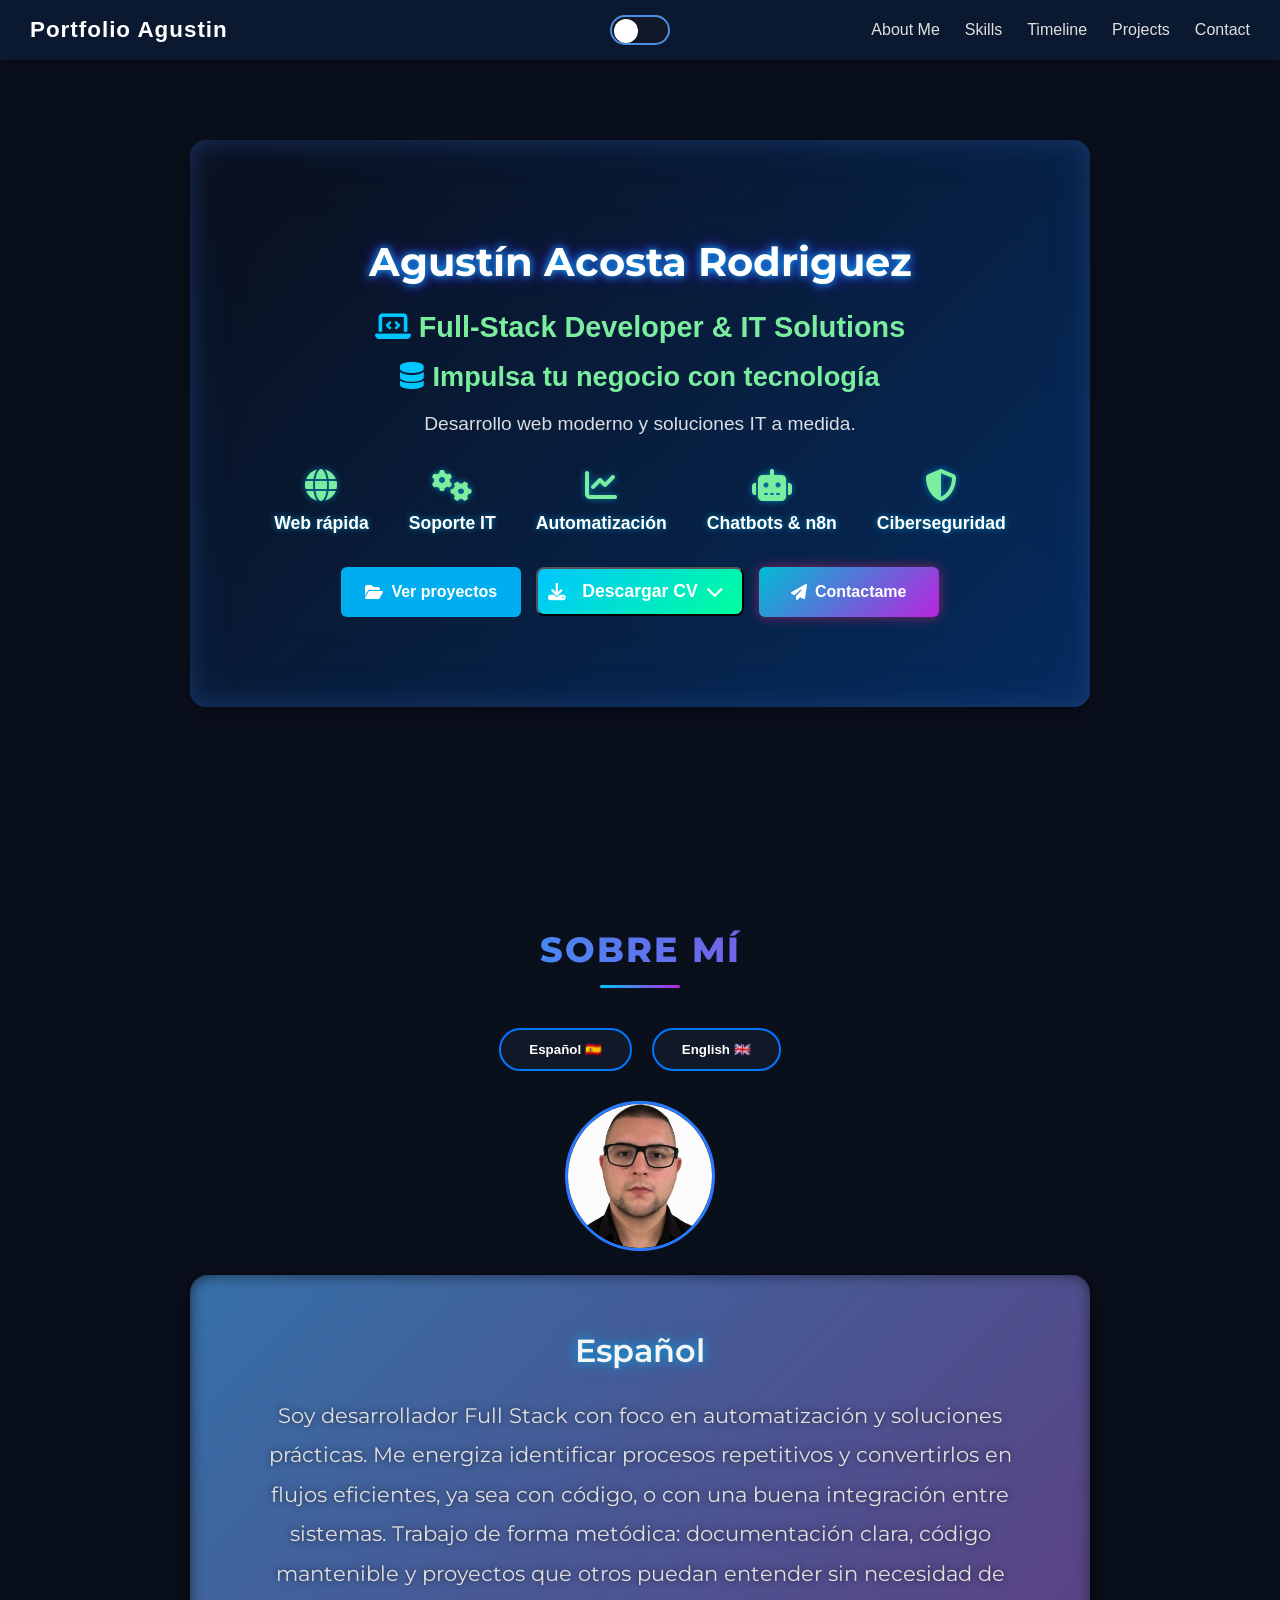
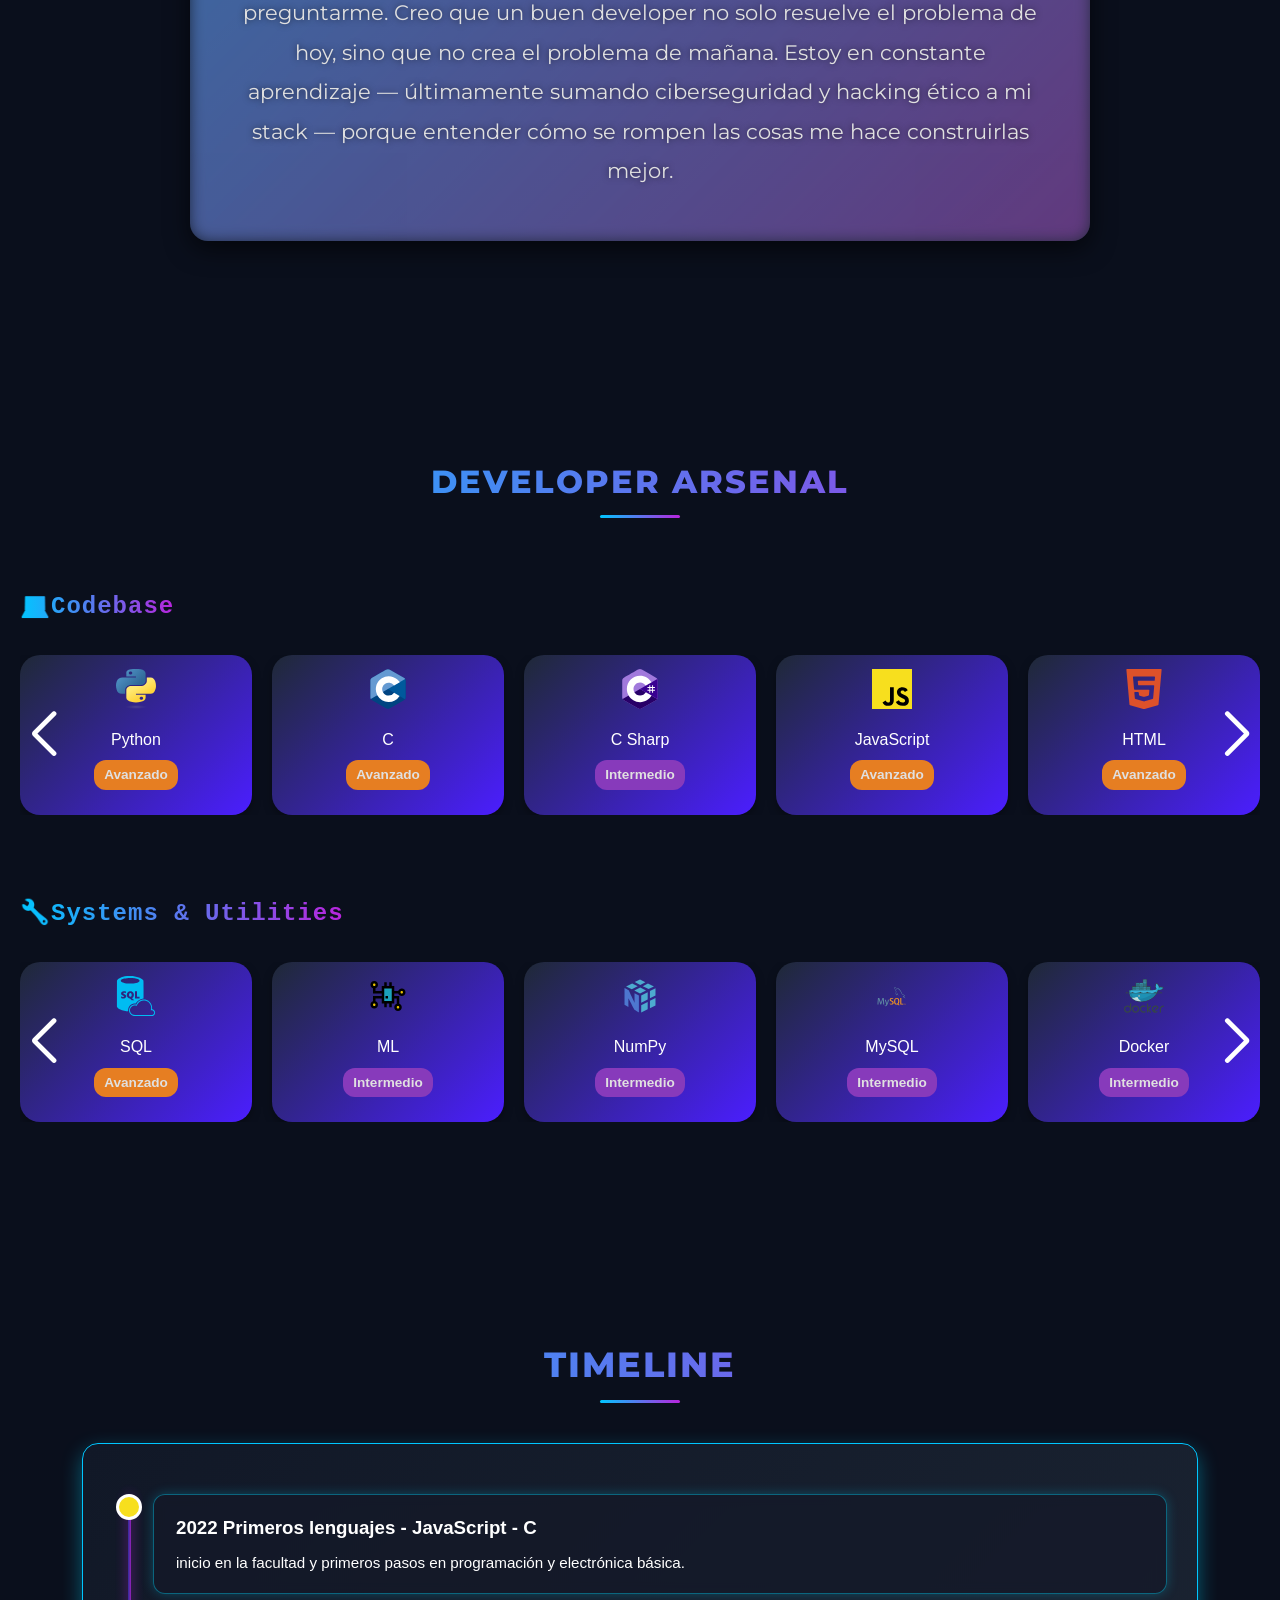
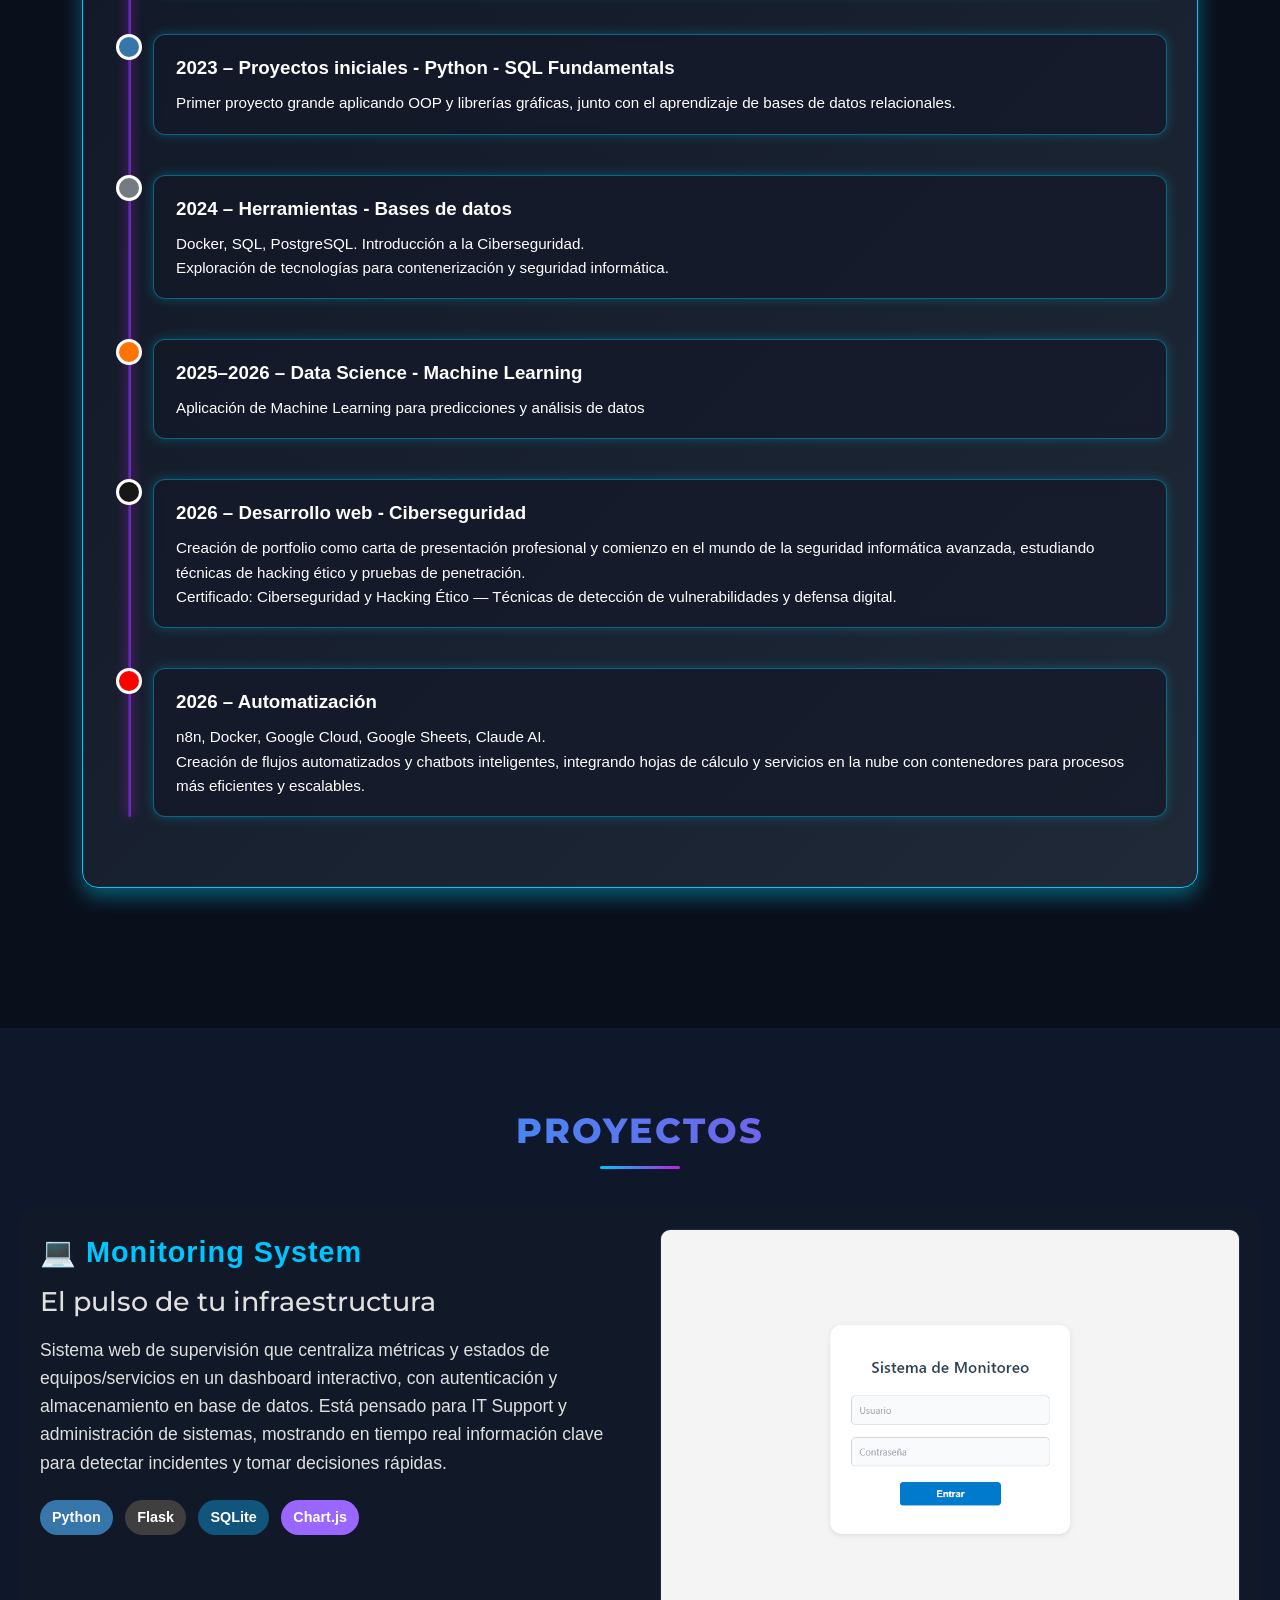
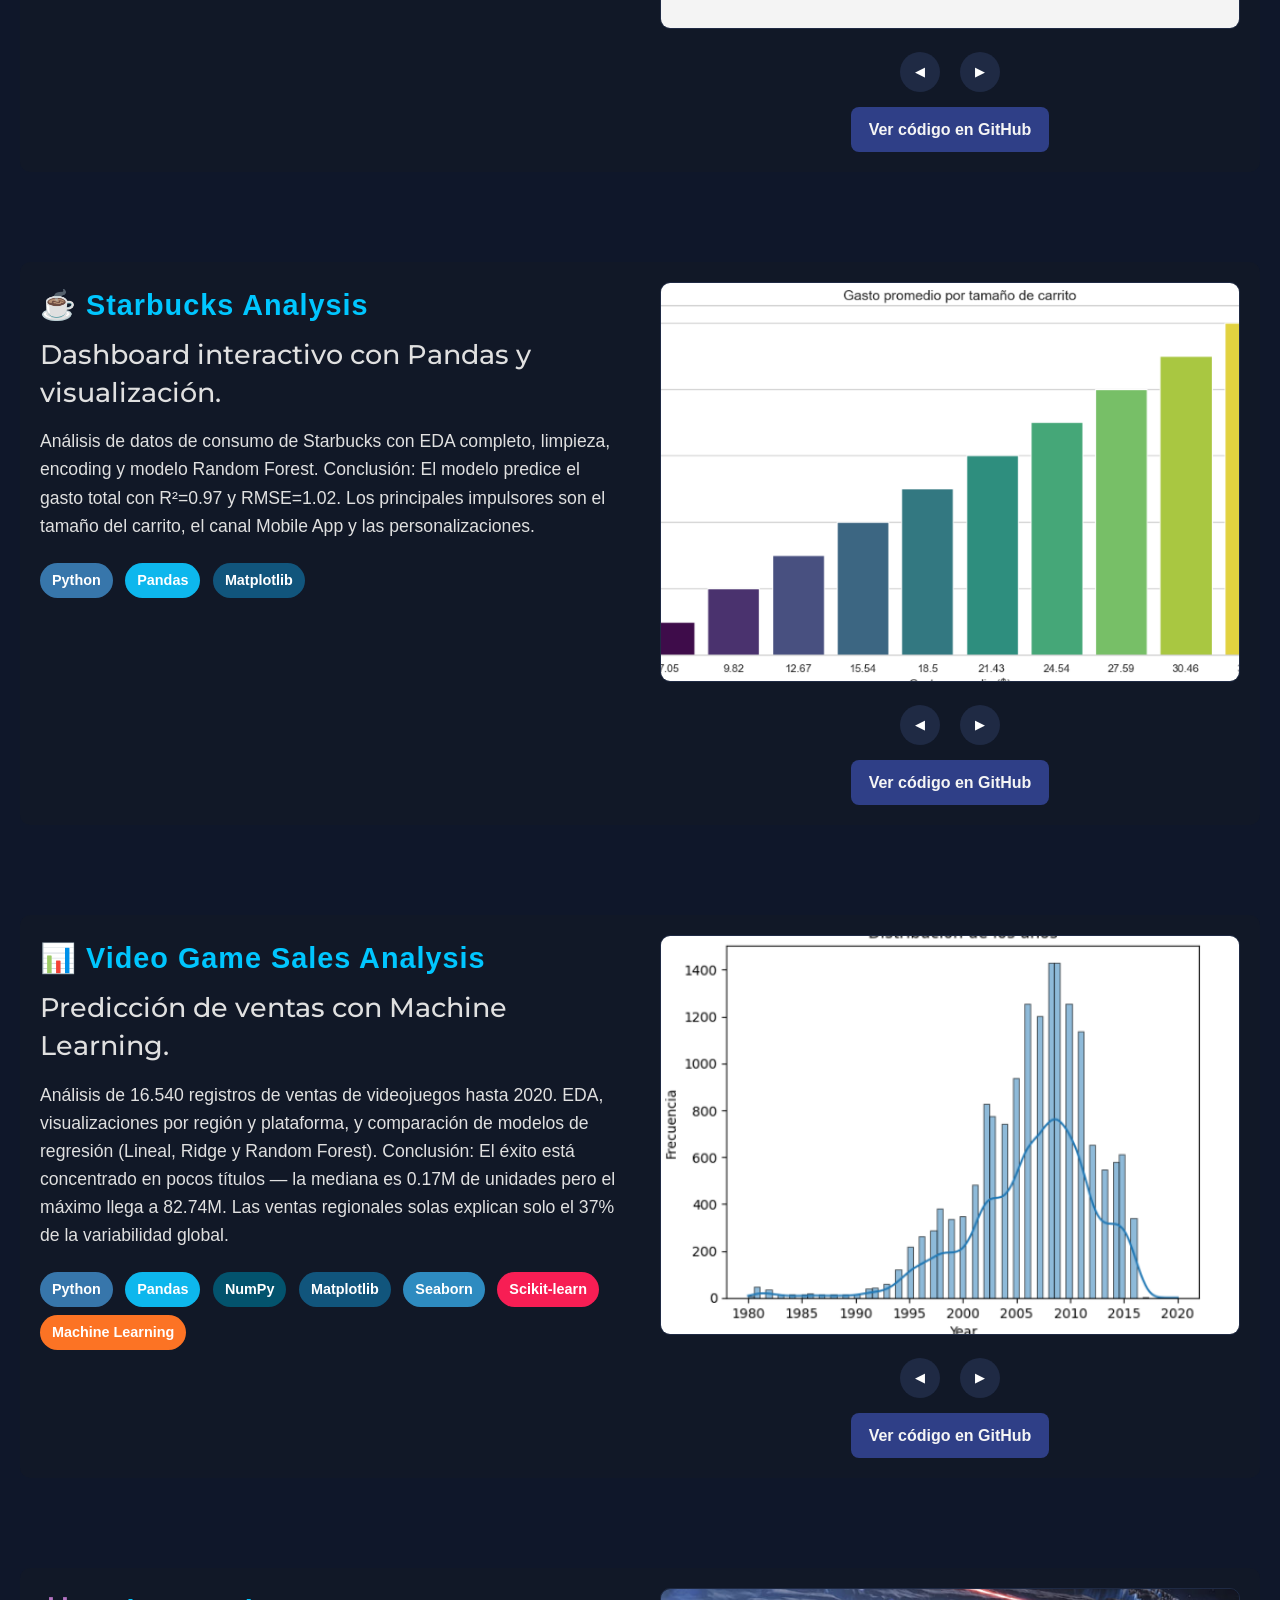
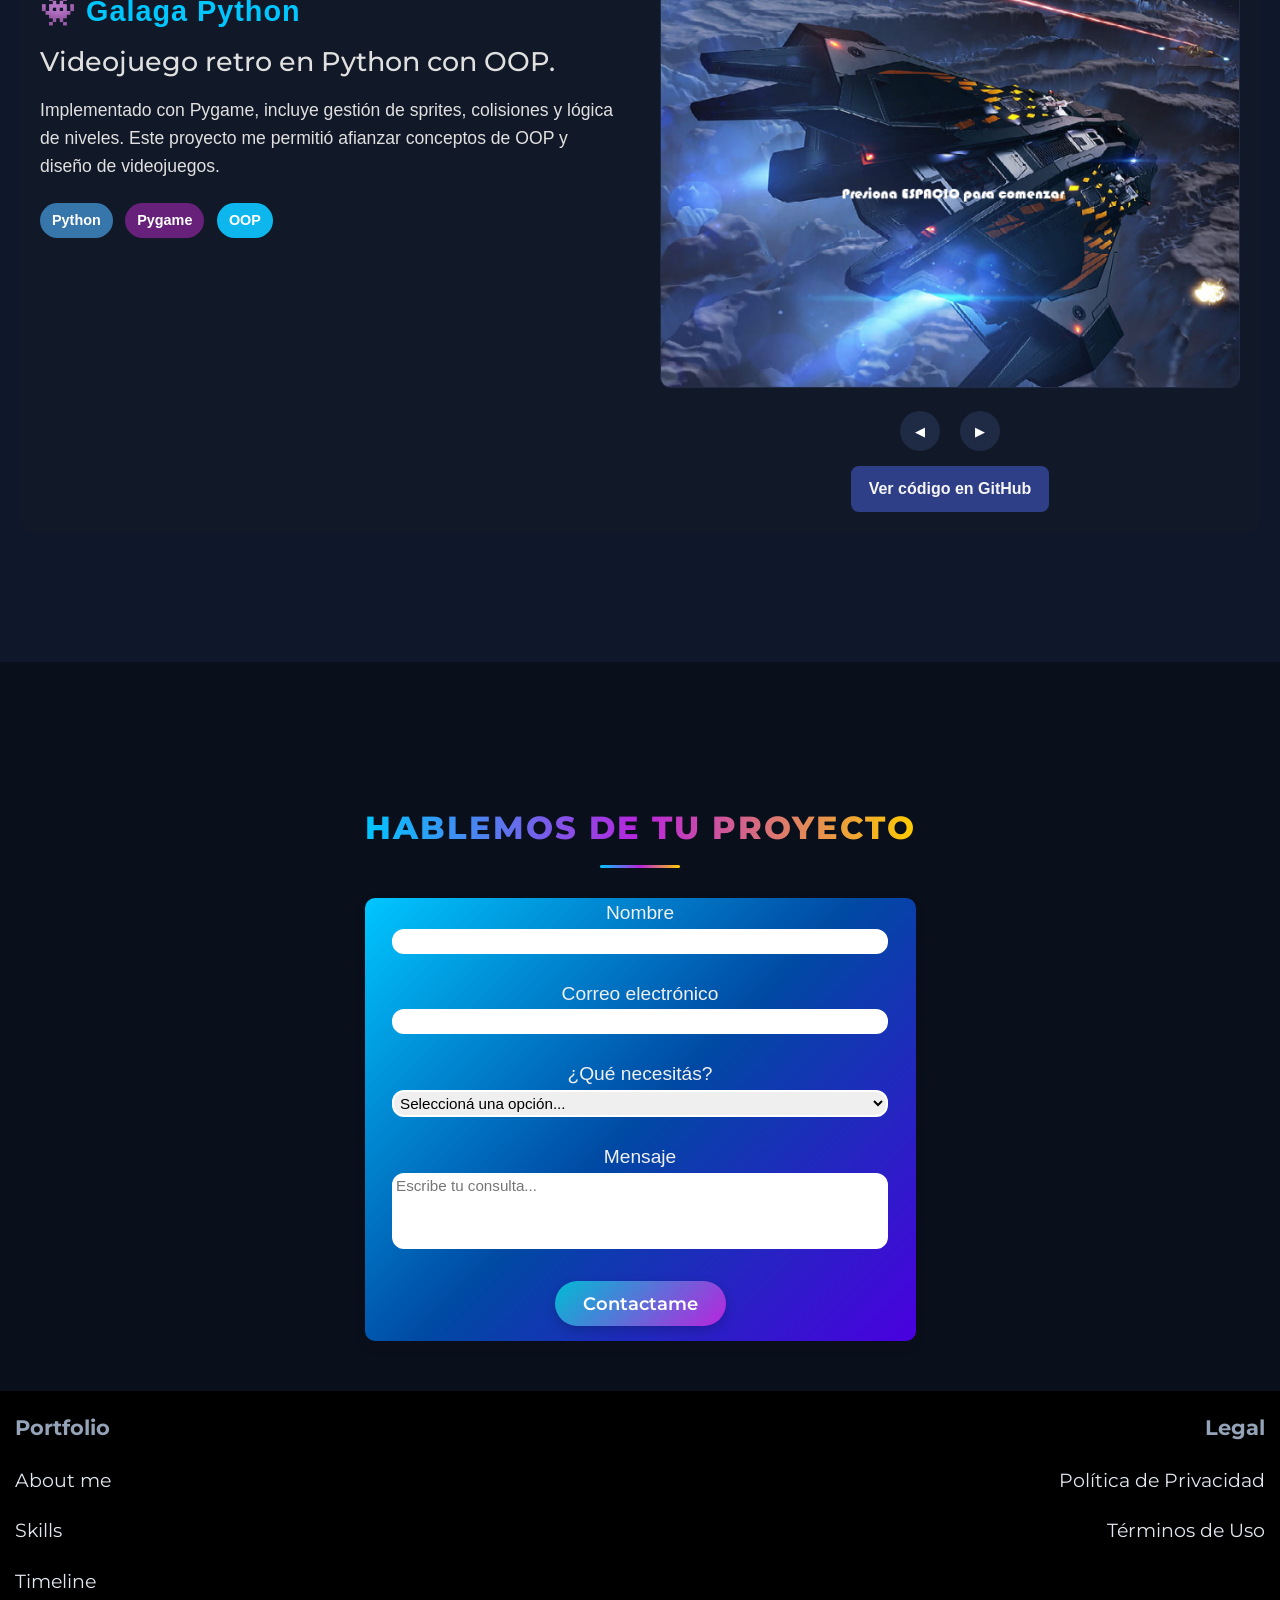
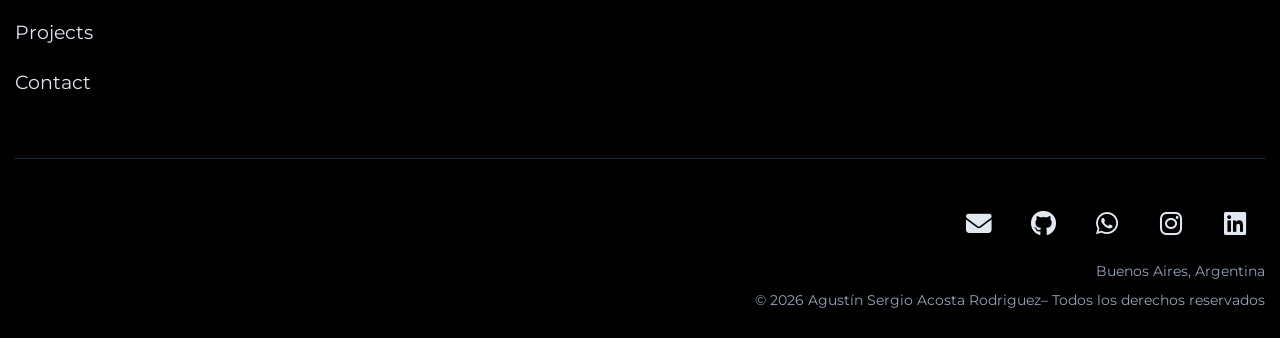
<file: index.html>
<!DOCTYPE html>
<html lang="es">

<head>
  <meta charset="UTF-8">
  <meta name="viewport" content="width=device-width, initial-scale=1.0">
  <title>Portfolio de Agustín Acosta</title>
  <meta name="description"
    content="Portfolio de Agustín Acosta - Data Analyst, Data Science y Web Development. Transformo datos en soluciones.">
  <link rel="icon" href="favicon.ico" type="image/x-icon">
  <!-- Open Graph (para compartir en redes) -->
  <meta property="og:title" content="Agustín Acosta Rodriguez — Full-Stack Developer & IT Solutions">
  <meta property="og:description" content="Software Developer | Web Development | Automation | Data Science | Cybersecurity">
  <meta property="og:type" content="website">
  <meta property="og:image" content="https://my-portfolio-flame-zeta-81.vercel.app/images/og-preview.png">
  <meta property="og:image:width" content="1200">
  <meta property="og:image:height" content="630">
  <meta property="og:url" content="https://my-portfolio-flame-zeta-81.vercel.app/">
  <meta property="og:locale" content="es_AR">
  <!-- Twitter Card -->
  <meta name="twitter:card" content="summary_large_image">
  <meta name="twitter:title" content="Agustín Acosta Rodriguez — Full-Stack Developer & IT Solutions">
  <meta name="twitter:description" content="Software Developer | Web Development | Automation | Data Science | Cybersecurity">
  <meta name="twitter:image" content="https://my-portfolio-flame-zeta-81.vercel.app/images/og-preview.png">
  <!-- Google Fonts optimizado -->
  <link rel="preconnect" href="https://fonts.googleapis.com">
  <link rel="preconnect" href="https://fonts.gstatic.com" crossorigin>
  <link href="https://fonts.googleapis.com/css2?family=Montserrat:wght@400;700&display=swap" rel="stylesheet">
  <!-- CSS principal -->
  <link rel="stylesheet" href="css/style.css">
  <link rel="stylesheet" href="css/colors.css">
  <!-- Swiper CSS -->
  <link rel="stylesheet" href="https://cdn.jsdelivr.net/npm/swiper/swiper-bundle.min.css" />
  <link rel="stylesheet" href="https://cdnjs.cloudflare.com/ajax/libs/font-awesome/6.5.0/css/all.min.css">
  <!-- Color de tema para móviles -->
  <meta name="theme-color" content="#3498db">

</head>

<body>
  <nav class="top-nav">
    <div class="top-nav-inner">
      <a href="#top" class="brand">Portfolio Agustin</a>
      <div class="nav-links">
        <a href="#about">About Me</a>
        <a href="#skills">Skills</a>
        <a href="#timeline">Timeline</a>
        <a href="#projects">Projects</a>
        <a href="#contact">Contact</a>
      </div>
      <button id="theme-toggle" class="toggle-switch">
        <span class="toggle-circle"></span>
      </button>
      <span class="menu-toggle">&#9776;</span>
    </div>
  </nav>

  <!-- HEADER / HERO -->
  <header class="hero-box">
    <div class="hero-content">
      <h1 class="hero-name">Agustín Acosta Rodriguez</h1>
  
      <!-- Tagline principal -->
      <h2 class="tagline">
        <i class="fas fa-laptop-code"></i>Full‑Stack Developer & IT Solutions 
      </h2>
      <h3 class="tagline-en">
        <i class="fas fa-database"></i>Impulsa tu negocio con tecnología
      </h3>
  
      <!-- Subtitulo con propuesta de valor -->
      <p class="subtitle">
        Desarrollo web moderno y soluciones IT a medida.
      </p>
  
      <!-- Fortalezas en bullets -->
      <div class="strengths">
        <div class="strength-item">
          <i class="fas fa-globe"></i>
          <span>Web rápida</span>
        </div>
        <div class="strength-item">
          <i class="fas fa-cogs"></i>
          <span>Soporte IT</span>
        </div>
        <div class="strength-item">
          <i class="fas fa-chart-line"></i>
          <span>Automatización</span>
        </div>
        <div class="strength-item">
          <i class="fas fa-robot"></i>
          <span>Chatbots & n8n</span>
        </div>
        <div class="strength-item">
          <i class="fas fa-shield-alt"></i>
          <span>Ciberseguridad</span>
        </div>
      </div>
  
      <!-- Botones -->
      <div class="hero-buttons">
        <a href="#projects" class="btn-primary">
          <i class="fas fa-folder-open"></i> Ver proyectos
        </a>
        <!-- Boton con menu -->
        <div class="btn-dropdown">
          <button id="cv-toggle" class="btn-tertiary">
            <i class="fas fa-download"></i> Descargar CV
            <i class="fas fa-chevron-down"></i>
          </button>
          <div id="cv-menu" class="dropdown-menu">
            <a href="assets/cv/CV_Agustin_Acosta_ES.pdf" download>CV Español</a>
            <a href="assets/cv/Resume_Agustin_Acosta.pdf" download>Resume English</a>
          </div>
        </div>
        <a href="#contact" class="btn-secondary">
          <i class="fas fa-paper-plane"></i> Contactame
        </a>
      </div>
    </div>
  </header>


  <!-- SOBRE MÍ -->
  <section id="about" class="section">
    <div class="container">
      <h2>Sobre mí</h2>
      <div class="lang-toggle">
        <button id="btn-es">Español 🇪🇸</button>
        <button id="btn-en">English 🇬🇧</button>
      </div>

      <div class="about-photo">
        <img src="images/foto_perfil.png" alt="Agustín Acosta" />
      </div>

      <div class="about-card lang-es active">
        <h3>Español</h3>
        <p>
          Soy desarrollador Full Stack con foco en automatización y soluciones prácticas. Me energiza identificar procesos repetitivos y convertirlos en flujos eficientes, ya sea con código, o con una buena integración entre sistemas.
          Trabajo de forma metódica: documentación clara, código mantenible y proyectos que otros puedan entender sin necesidad de preguntarme. Creo que un buen developer no solo resuelve el problema de hoy, sino que no crea el problema de mañana.
          Estoy en constante aprendizaje — últimamente sumando ciberseguridad y hacking ético a mi stack — porque entender cómo se rompen las cosas me hace construirlas mejor.
        </p>
      </div>
      <div class="about-card lang-en">
        <h3>English</h3>
        <p>
          I'm a Full Stack developer focused on automation and practical solutions. I get energized by spotting repetitive processes and turning them into efficient workflows — whether through code, or smart system integrations.
          I work methodically: clean documentation, maintainable code, and projects others can understand without having to ask me. I believe a good developer doesn't just solve today's problem — they don't create tomorrow's.
          I'm constantly learning — lately adding cybersecurity and ethical hacking to my stack — because understanding how things break makes me better at building them.
        </p>
      </div>
    </div>
  </section>

  
  <!-- HABILIDADES -->
  <section id="skills" class="section">
    <div class="container">
      <h2>Developer Arsenal</h2>
      <h3>💻Codebase</h3>
      <div class="swiper lenguajes-swiper">
        <div class="swiper-wrapper">
          <div class="swiper-slide skill-card python">
            <img src="images/logos/python-logo.svg" alt="Python logo" class="skill-icon">
            <p>Python</p>
            <span class="badge avanzado">Avanzado</span>
          </div>
          <div class="swiper-slide skill-card c">
            <img src="images/logos/c_logo.svg" alt="C logo" class="skill-icon">
            <p>C</p>
            <span class="badge avanzado">Avanzado</span>
          </div>
          <div class="swiper-slide skill-card csharp">
            <img src="images/logos/csharp_logo.svg" alt="C# logo" class="skill-icon">
            <p>C Sharp</p>
            <span class="badge intermedio">Intermedio</span>
          </div>
          <div class="swiper-slide skill-card javascript">
            <img src="images/logos/javascript_logo.svg" alt="JavaScript logo" class="skill-icon">
            <p>JavaScript</p>
            <span class="badge avanzado">Avanzado</span>
          </div>
          <div class="swiper-slide skill-card html">
            <img src="images/logos/html5_logo.svg" alt="HTML5 logo" class="skill-icon">
            <p>HTML</p>
            <span class="badge avanzado">Avanzado</span>
          </div>
          <div class="swiper-slide skill-card css">
            <img src="images/logos/css_logo.svg" alt="CSS logo" class="skill-icon">
            <p>CSS</p>
            <span class="badge avanzado">Avanzado</span>
          </div>
        </div>
        <!-- Flechas y paginación van aquí -->
        <div class="swiper-button-next lenguajes-next"></div>
        <div class="swiper-button-prev lenguajes-prev"></div>
        <div class="swiper-pagination lenguajes-pagination"></div>
      </div>
      
      <h3>🔧Systems & Utilities</h3>
        <div class="swiper herramientas-swiper">
          <div class="swiper-wrapper">
            <div class="swiper-slide skill-card sql">
              <img src="images/logos/sql_logo.svg" alt="SQL logo" class="skill-icon">
              <p>SQL</p>
              <span class="badge avanzado">Avanzado</span>
            </div>
            <div class="swiper-slide skill-card ml">
              <img src="images/logos/machine_learning_logo.svg" alt="Machine Learning logo" class="skill-icon">
              <p>ML</p>
              <span class="badge intermedio">Intermedio</span>
            </div>
            <div class="swiper-slide skill-card numpy">
              <img src="images/logos/numpy_logo.svg" alt="NumPy logo" class="skill-icon">
              <p>NumPy</p>
              <span class="badge intermedio">Intermedio</span>
            </div>
            <div class="swiper-slide skill-card mysql">
              <img src="images/logos/mysql_logo.svg" alt="MySQL logo" class="skill-icon">
              <p>MySQL</p>
              <span class="badge intermedio">Intermedio</span>
            </div>
            <div class="swiper-slide skill-card docker">
              <img src="images/logos/docker_logo.svg" alt="Docker logo" class="skill-icon">
              <p>Docker</p>
              <span class="badge intermedio">Intermedio</span>
            </div>
            <div class="swiper-slide skill-card git">
              <img src="images/logos/git_logo.svg" alt="Git logo" class="skill-icon">
              <p>Git</p>
              <span class="badge intermedio">Intermedio</span>
            </div>
            <div class="swiper-slide skill-card github">
              <img src="images/logos/github_logo.svg" alt="GitHub logo" class="skill-icon">
              <p>GitHub</p>
              <span class="badge avanzado">Avanzado</span>
            </div>
            <div class="swiper-slide skill-card linux">
              <img src="images/logos/linux_logo.svg" alt="Linux logo" class="skill-icon">
              <p>Hacking</p>
              <span class="badge avanzado">Avanzado</span>
            </div>
            <div class="swiper-slide skill-card kali">
              <img src="images/logos/kali_logo.svg" alt="Kali logo" class="skill-icon">
              <p>Kali Linux</p>
              <span class="badge avanzado">Intermedio</span>
            </div>
            <div class="swiper-slide skill-card postgresql">
              <img src="images/logos/postgresql_logo.svg" alt="PostgreSQL logo" class="skill-icon">
              <p>PostgreSQL</p>
              <span class="badge avanzado">Avanzado</span>
            </div>
          </div>
        <!-- Flechas y paginación -->
        <div class="swiper-button-next herramientas-next"></div>
        <div class="swiper-button-prev herramientas-prev"></div>
        <div class="swiper-pagination herramientas-pagination"></div>
      </div>
    </div>
  </section>

  <section id="timeline" class="section section-dark">
    <div class="container">
      <h2>Timeline</h2>
      <div class="timeline-card">
        <div class="timeline">
  
          <div class="timeline-item js">
            <div class="timeline-content">
              <h3>2022 Primeros lenguajes - JavaScript - C </h3>
              <p>inicio en la facultad y primeros pasos en programación y electrónica básica.</p>
            </div>
          </div>
  
          <div class="timeline-item python">
            <div class="timeline-content">
              <h3>2023 – Proyectos iniciales - Python - SQL Fundamentals</h3>
              <p>Primer proyecto grande aplicando OOP y librerías gráficas, junto con el aprendizaje de bases de datos relacionales.</p>
            </div>
          </div>
  
          <div class="timeline-item docker">
            <div class="timeline-content">
              <h3>2024 – Herramientas - Bases de datos</h3>
              <p>Docker, SQL, PostgreSQL. Introducción a la Ciberseguridad.</p>
              <p>Exploración de tecnologías para contenerización y seguridad informática.</p>
            </div>
          </div>
          
          <div class="timeline-item ml">
            <div class="timeline-content">
              <h3>2025–2026 – Data Science - Machine Learning</h3>
              <p>Aplicación de Machine Learning para predicciones y análisis de datos</p>
            </div>
          </div>

          <div class="timeline-item linux">
            <div class="timeline-content">
              <h3>2026 – Desarrollo web - Ciberseguridad</h3>
              <p>Creación de portfolio como carta de presentación profesional y 
                comienzo en el mundo de la seguridad informática avanzada, 
                estudiando técnicas de hacking ético y pruebas de penetración.</p>
              <p>Certificado: Ciberseguridad y Hacking Ético — Técnicas de detección de vulnerabilidades y defensa digital.</p>
            </div>
          </div>

          <div class="timeline-item n8n">
            <div class="timeline-content">
              <h3>2026 – Automatización</h3>
              <p>n8n, Docker, Google Cloud, Google Sheets, Claude AI.</p>
              <p>Creación de flujos automatizados y chatbots inteligentes, 
                integrando hojas de cálculo y servicios en la nube con contenedores para procesos más eficientes y escalables.
              </p>
            </div>
          </div>
  
        </div>
      </div>
    </div>
  </section>

  <!-- PROYECTOS -->
  <section id="projects" class="section section-light">
    <div class="container">
      <h2>Proyectos</h2>
   
      <div class="projects-grid">
        
        <!--- IT Monitor Pro --->
        <div class="project-card alt">
          <div class="project-info">
            <h3 class="project-title">💻 Monitoring System</h3>
            <p class="project-tagline">El pulso de tu infraestructura</p>
            <p class="project-description">
              Sistema web de supervisión que centraliza métricas y estados de equipos/servicios en un dashboard 
              interactivo, con autenticación y almacenamiento en base de datos. Está pensado para IT Support y 
              administración de sistemas, mostrando en tiempo real información clave para detectar incidentes y 
              tomar decisiones rápidas.
            </p>

            <div class="tech-stack">
              <span class="badge python">Python</span>
              <span class="badge flask">Flask</span>
              <span class="badge sqlite">SQLite</span>
              <span class="badge chartjs">Chart.js</span>
            </div>
          </div>

          <!-- Columna derecha: imagen -->
          <div class="project-media">
            <img id="monitoring-image" src="images/projects/monitoring_dashboard1.png" alt="Monitoring System Screenshot">
        
            <div class="carousel-controls">
              <button class="monitoring-prev">◀</button>
              <button class="monitoring-next">▶</button>
            </div>
          
            <div class="project-links">
              <!-- <a href="under-construction.html" class="btn btn-demo">Ver proyecto</a> -->
              <a href="https://github.com/AgustinRodr/monitoring_system" class="btn btn-github">Ver código en GitHub</a>
              <!-- <a href="under-construction.html" class="btn btn-video">Ver demo en video</a> -->
            </div>
          </div>

        </div>        

        <!-- Starbucks Analysis -->
        <div class="project-card alt">
          <div class="project-info">
            <h3 class="project-title">☕ Starbucks Analysis</h3>
            <p class="project-tagline">Dashboard interactivo con Pandas y visualización.</p>
            <p class="project-description">
              Análisis de datos de consumo de Starbucks con EDA completo, limpieza, encoding y modelo Random Forest.
              Conclusión: El modelo predice el gasto total con R²=0.97 y RMSE=1.02. Los principales impulsores son el tamaño del carrito, el canal Mobile App y las personalizaciones.
            </p>
        
            <div class="tech-stack">
              <span class="badge python">Python</span>
              <span class="badge pandas">Pandas</span>
              <span class="badge matplotlib">Matplotlib</span>
            </div>
          </div>
        
          <div class="project-media">
            <img id="starbucks-image" src="images/projects/starbucks_dashboard1.png" alt="Starbucks Analysis Dashboard">
              <!-- Flechitas centradas debajo -->
            <div class="carousel-controls">
              <button class="starbucks-prev">◀</button>
              <button class="starbucks-next">▶</button>
            </div>
            <!-- Botones centrados debajo -->
            <div class="project-links">
              <!-- <a href="under-construction.html" target="_blank" class="btn btn-demo">Ver proyecto</a> -->
              <a href="https://github.com/AgustinRodr/starbucks_analysis" target="_blank" class="btn btn-github">
              Ver código en GitHub
              </a>
            </div>
          </div>  
        </div>

        <!-- Video Game Sales Analysis -->
        <div class="project-card alt">
          <div class="project-info">
            <h3 class="project-title">📊 Video Game Sales Analysis</h3>
            <p class="project-tagline">Predicción de ventas con Machine Learning.</p>
            <p class="project-description">
              Análisis de 16.540 registros de ventas de videojuegos hasta 2020. EDA, visualizaciones por región 
              y plataforma, y comparación de modelos de regresión (Lineal, Ridge y Random Forest).
              Conclusión: El éxito está concentrado en pocos títulos — la mediana es 0.17M de unidades pero el 
              máximo llega a 82.74M. Las ventas regionales solas explican solo el 37% de la variabilidad global.
            </p>
            <div class="tech-stack">
              <span class="badge python">Python</span>
              <span class="badge pandas">Pandas</span>
              <span class="badge numpy">NumPy</span>
              <span class="badge matplotlib">Matplotlib</span>
              <span class="badge seaborn">Seaborn</span>
              <span class="badge sklearn">Scikit-learn</span>
              <span class="badge ml">Machine Learning</span>
            </div>
          </div>
          
          <div class="project-media">
            <img id="videogames-image" src="images/projects/videogames_dashboard1.png" alt="Video Games Analysis Dashboard">
              <!-- Flechitas centradas debajo -->
            <div class="carousel-controls">
              <button class="videogames-prev">◀</button>
              <button class="videogames-next">▶</button>
            </div>
            <!-- Botones centrados debajo -->
            <div class="project-links">
              <!-- <a href="under-construction.html" target="_blank" class="btn btn-demo">Ver proyecto</a> -->
              <a href="https://github.com/AgustinRodr/video_games_sales_analisys" target="_blank" class="btn btn-github">
              Ver código en GitHub
              </a>
            </div>
          </div>
        </div>

        <div class="project-card alt">
          <!-- Columna izquierda: texto -->
          <div class="project-info">
            <h3 class="project-title">👾 Galaga Python</h3>
            <p class="project-tagline">Videojuego retro en Python con OOP.</p>
            <p class="project-description">
              Implementado con Pygame, incluye gestión de sprites, colisiones y lógica de niveles.
              Este proyecto me permitió afianzar conceptos de OOP y diseño de videojuegos.
            </p>
            <div class="tech-stack">
              <span class="badge python">Python</span>
              <span class="badge pygame">Pygame</span>
              <span class="badge oop">OOP</span>
            </div>
        </div>
        
          <!-- Columna derecha: imagen -->
          <div class="project-media">
            <img id="galaga-image" src="images/projects/galaga_screenshoot1.png" alt="Galaga Python Screenshot">
        
            <div class="carousel-controls">
              <button class="galaga-prev">◀</button>
              <button class="galaga-next">▶</button>
            </div>
          
            <div class="project-links">
              <!-- <a href="under-construction.html" class="btn btn-demo">Ver proyecto</a> -->
              <a href="https://github.com/AgustinRodr/galaga_python" class="btn btn-github">Ver código en GitHub</a>
              <!-- <a href="under-construction.html" class="btn btn-video">Ver demo en video</a> -->
            </div>
          </div>
        </div>

      </div>
    </div>
  </section>

  <!-- CONTACTO -->
  <section id="contact" class="section contact-section">
    <div class="container">
      <h2>Hablemos de tu proyecto</h2>
  
      <!-- Formulario de contacto -->
      <form id="contactForm" action="https://formspree.io/f/mojppvjl" method="POST" class="contact-form" novalidate>
        <div class="form-group">
          <label for="name">Nombre</label>
          <input type="text" id="name" name="name" required>
          <span class="error" id="error-name"></span>
        </div>
  
        <div class="form-group">
          <label for="email">Correo electrónico</label>
          <input type="email" id="email" name="email" required>
          <span class="error" id="error-email"></span>
        </div>
  
        <div class="form-group">
          <label for="service">¿Qué necesitás?</label>
          <select id="service" name="service" required>
            <option value="">Seleccioná una opción...</option>
        
            <optgroup label="🌐 Desarrollo Web">
              <option value="web">Web rápida</option>
              <option value="full-web">Sitio completo (responsive, modular)</option>
              <option value="maintenance">Mantenimiento</option>
            </optgroup>
        
            <optgroup label="⚙️ IT & Automatización">
              <option value="it">Soporte IT</option>
              <option value="automation">Automatización</option>
              <option value="chatbots">Chatbots</option>
            </optgroup>
        
            <optgroup label="📊 Data & Programación">
              <option value="sql">Bases de datos</option>
              <option value="datascience">Data Science / ML</option>
            </optgroup>
        
            <optgroup label="🎨 Diseño & UX">
              <option value="uiux">UI/UX refinamiento</option>
              <option value="forms">Formularios seguros</option>
            </optgroup>
          </select>
          <span class="error" id="error-service"></span>
        </div>
  
        <div class="form-group">
          <label for="message">Mensaje</label>
          <textarea id="message" name="message" rows="4" placeholder="Escribe tu consulta..." required></textarea>
          <span class="error" id="error-message"></span>
        </div>
  
        <button type="submit" class="btn-contact">Contactame</button>
      </form>
      <!-- hCaptcha (tema oscuro) -->
      <div class="h-captcha" 
         data-sitekey="b3a63b2a-cc2e-4e12-90ca-897899065dae" 
         data-size="invisible" 
         data-callback="onCaptchaSuccess">
      </div>
      <!-- Script de hCaptcha -->
      <script src="https://hcaptcha.com/1/api.js" async defer></script>
    </div>
  </section>
  
  <!-- Toast flotante -->
  <div id="toast" class="toast">✅ ¡Mensaje enviado!</div>

  <!-- Footer -->
  <footer class="footer">
    <div class="container footer-grid">
  
      <!-- Columna izquierda: Portfolio -->
      <div class="footer-col footer-left">
        <h4>Portfolio</h4>
        <ul>
          <li><a href="#about">About me</a></li>
          <li><a href="#skills">Skills</a></li>
          <li><a href="#timeline">Timeline</a></li>
          <li><a href="#projects">Projects</a></li>
          <li><a href="#contact">Contact</a></li>
        </ul>
      </div>

      <!-- Columna derecha: legal -->
      <div class="footer-col footer-right">
        <h4>Legal</h4>
        <ul>
          <li><a href="#privacidad">Política de Privacidad</a></li>
          <li><a href="#terminos">Términos de Uso</a></li>
        </ul>
      </div>
    </div>
  
    <!-- Bloque inferior: iconos + copyright -->
    <div class="footer-bottom">
      <div class="social-links">
        <a href="mailto:accosta.agustiin@gmail.com" target="_blank" aria-label="Gmail"><i class="fas fa-envelope"></i></a>
        <a href="https://github.com/AgustinRodr" target="_blank" aria-label="GitHub"><i class="fab fa-github"></i></a>
        <a href="https://wa.me/5491127394641?text=Hola%20Agustín,%20quiero%20consultarte%20sobre%20tu%20portfolio" 
          target="_blank" aria-label="WhatsApp"><i class="fab fa-whatsapp"></i>
        </a>
        <a href="https://instagram.com/tuusuario" target="_blank" aria-label="Instagram"><i
            class="fab fa-instagram"></i></a>
        <a href="https://linkedin.com/in/agustin-acosta-a4224a26b/" target="_blank" aria-label="LinkedIn"><i
            class="fab fa-linkedin"></i></a>
      </div>
       <p class="location"> Buenos Aires, Argentina</p>
       <p class="copyright">© 2026 Agustín Sergio Acosta Rodriguez– Todos los derechos reservados</p>
    </div>
  </footer>
  <!-- Swiper JS -->
  <script src="https://cdn.jsdelivr.net/npm/swiper/swiper-bundle.min.js"></script>
  <script src="js/script.js"></script>
</body>
</html>
</file>
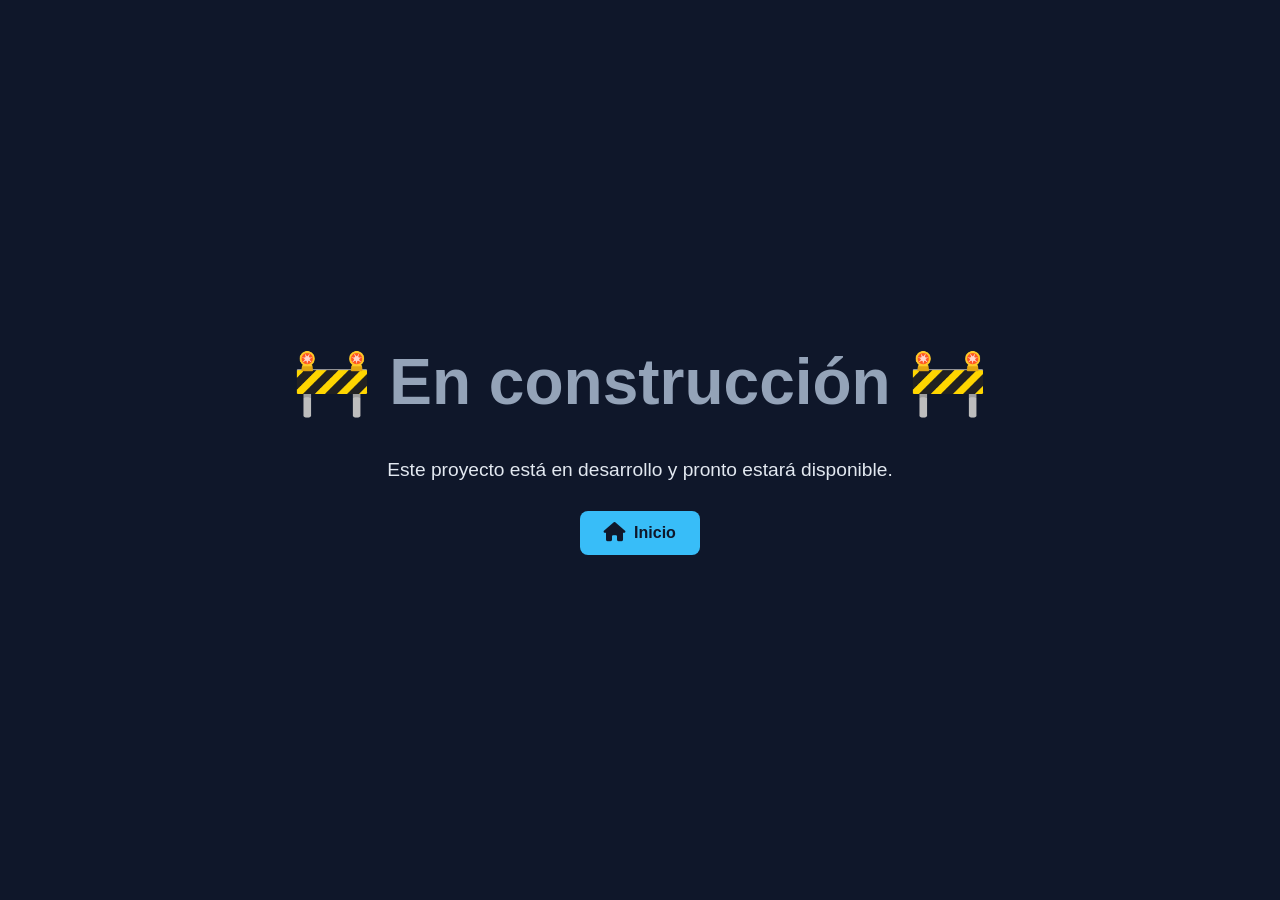
<file: under-construction.html>
<!DOCTYPE html>
<html lang="es">
<head>
  <meta charset="UTF-8">
  <title>En construcción</title>
  <link rel="stylesheet" href="css/under-construction.css">
  <link rel="stylesheet" href="https://cdnjs.cloudflare.com/ajax/libs/font-awesome/6.5.0/css/all.min.css">
</head>
<body>
  <h1>🚧 En construcción 🚧</h1>
  <p>Este proyecto está en desarrollo y pronto estará disponible.</p>
  <div class="buttons">
    <a href="index.html"><i class="fas fa-home"></i> Inicio</a>
  </div>
</body>
</html>
</file>
<file: css/style.css>
/* ===== RESET ======= */
* {
  margin: 0;
  box-sizing: border-box;
}

/* ===== BASE ===== */
body {
  font-family: 'Roboto', sans-serif;
  background: var(--bg);
  color: var(--text);
  line-height: 1.6;
}

/* ====== TOP ======== */
.top-nav {
  /*background: linear-gradient(90deg, #0f2027, #203a43, #2c5364);*/
  background-color: var(--nav-bg);
  padding: 12px 30px;
  box-shadow: 0 2px 8px rgba(0,0,0,0.3);
  position: fixed;
  width: 100%;
  top: 0;
  z-index: 1000;
}

/* Contenedor interno */
.top-nav-inner {
  display: flex;
  justify-content: space-between;
  align-items: center;
}

.brand,
.nav-links a {
  font-family: 'Poppins', sans-serif;
}

.brand {
  font-weight: 600;
  font-size: 1.4em;
  color: var(--text);
  text-decoration: none;
  letter-spacing: 1px;
  transition: transform 0.3s ease;
}

.brand:hover {
  transform: scale(1.05);
}

/* Links en desktop */
.nav-links {
  display: flex;
  justify-content: flex-end;
  align-items: center;
}

.nav-links a {
  margin-left: 25px;
  font-size: 1em;
  text-decoration: none;
  color: var(--text-light);
  position: relative;
  transition: color 0.3s ease;
}

.nav-links a::after {
  content: '';
  position: absolute;
  width: 0%;
  height: 2px;
  bottom: -5px;
  left: 0;
  background-color: var(--accent);
  transition: width 0.3s ease;
}

.nav-links a:hover {
  color: var(--accent);
}

.nav-links a:hover::after {
  width: 100%;
}

.menu-toggle {
  display: none; 
  font-size: 1.8rem;
  cursor: pointer;
  color: var(--menu-toggle-color);
  transition: color 0.3s ease;
}

/* Hover */
.menu-toggle:hover {
  color: var(--accent);
}

/* Desktop */
.menu-toggle {
  display: none;
}

@media (max-width: 768px) {
  .nav-links {
    position: fixed;
    top: 70px;              
    right: -100%;        
    background-color: var(--nav-bg);
    flex-direction: column;
    align-items: flex-end;
    width: 50%;             
    height: auto;           
    padding: 0;
    transition: right 0.4s ease;
    z-index: 999;
    box-shadow: -2px 4px 8px rgba(0,0,0,0.3);
    border-radius: 0 0 0 8px;

  }

  .nav-links.active {
    right: 0;           
    text-align: left;
  }

  .nav-links a {
    display: block;
    width: 100%;
    padding: 12px 20px;
    font-size: 1.2em;
    color: var(--text);
    border-bottom: 1px solid rgba(255,255,255,0.1);
    text-align: left;
  }

  .nav-links a:last-child {
    border-bottom: none; 
  }

  .menu-toggle {
    display: block;
    cursor: pointer;
    color: var(--menu-toggle-color);
    font-size: 1.8em;
    z-index: 1000;
  }
}

/* ===== HERO / HEADER ===== */
.hero-box {
  position: relative;
  border-radius: 16px;
  padding: 60px 40px;
  margin: 140px auto;
  max-width: 900px;  
  text-align: center;
  color: var(--text);
  box-shadow: var(--hero-shadow);
  overflow: hidden;
  opacity: 0;
  transform: translateY(20px);
  animation: slideUp 1s ease forwards;
  animation-delay: 0.5s;
  background: var(--hero-bg);
  background-size: 400% 400%; /* más grande para que se pueda mover */
  animation: slideUp 1s ease forwards, glowShift 15s ease-in-out infinite;
}

@keyframes slideUp {
  to {
    opacity: 1;
    transform: translateY(0);
  }
}

@keyframes glowShift {
  0%   { background-position: 0% 50%; }
  50%  { background-position: 100% 50%; }
  100% { background-position: 0% 50%; }
}




.hero-name {
  font-family: 'Montserrat', sans-serif;
  font-size: 2.5rem;
  font-weight: 700; 
  color: var(--hero-name);
  text-shadow: var(--hero-text-shadow);
  margin-bottom: 10px;
}

.hero-box h1 {
  text-shadow: var(--hero-title-shadow);
}

.tagline {
  font-size: 1.8em;
  color: var(--tagline-color);
  margin-bottom: 5px;
}

.tagline i,
.tagline-en i {
  margin-right: 8px;
  color: var(--tagline-color-i); 
  font-size: 1em; 
  transition: color 0.3s ease, transform 0.3s ease;
}

.tagline-en {
  font-size: 1.7em;
  color: var(--tagline-color);
  margin-bottom: 5px;
  transition: color 0.3s ease;
}

/* Hover interactivo */
.tagline-en:hover i {
  color: var(--tagline-color-i); 
  transform: scale(1.1);
}

.tagline:hover i {
  color: var(--tagline-color-i); 
  transform: scale(1.1); 
}

.subtitle {
  font-size: 1.2rem;
  color: var(--subtitle-color); 
  text-align: center;
  font-weight: 400;
  margin-top: 10px;
}

.hero-content {
  backdrop-filter: blur(8px);
  border-radius: 122px;
  padding: 30px;
}

.hero-buttons {
  margin-top: 20px;
  display: flex;
  gap: 15px;
  justify-content: center;
}

.hero-buttons a {
  display: inline-flex;  
  align-items: center;
  justify-content: center;
  min-width: 180px;      
  padding: 12px 24px;
  border-radius: 6px;
  font-weight: 700;
  text-decoration: none;
  font-size: 1rem;
  transition: all 0.3s ease;
}

.hero-buttons i {
  margin-right: 8px;
}

.hero h1 {
  font-size: 4em;
  font-weight: 700;
  margin-bottom: 10px;
}

.btn-primary {
  background-color: var(--btn-primary-bg);
  color: var(--btn-primary-text);
}

.btn-primary:hover {
  background: var(--btn-primary-hover);
}

/* CTA principal */
.btn-secondary {
  background: var(--btn-secondary-bg); 
  color: var(--btn-secondary-text);
  padding: 14px 28px;       
  border-radius: 8px;
  text-decoration: none;
  font-weight: 800;
  font-size: 1.1rem;
  box-shadow: var(--btn-secondary-shadow); 
  transition: all 0.3s ease;
}

.btn-secondary:hover {
  background: var(--btn-secondary-hover); 
  transform: scale(1.05); 
  box-shadow: var(--btn-secondary-shadow-hover);
}

.btn-tertiary {
  background: var(--btn-tertiary-bg);
  color: var(--btn-secondary-text);
  border-radius: 8px;
  padding: 12px 10px;
  font-weight: 700;
  font-size: 1.1rem;
  text-decoration: none;
  display: inline-flex;
  align-items: center;
  gap: 8px;
  transition: background 0.3s ease;
}

.btn-dropdown {
  position: relative;
  display: inline-block;
}

.btn-dropdown .btn-tertiary {
  display: flex;
  align-items: center;
  justify-content: center;
  gap: 8px;
}

.dropdown-menu {
  display: none;
  position: absolute;
  top: 100%; 
  left: 0;
  width: 100%; 
  background: var(--dropdown-bg);
  border-radius: 8px;
  box-shadow: var(--dropdown-shadow);
  min-width: 180px;
  z-index: 10;
  overflow: hidden;
}

.dropdown-menu a {
  display: block;
  padding: 12px 16px;
  color: var(--dropdown-text);
  text-decoration: none;
  font-family: 'Inter', sans-serif;
  transition: background 0.3s ease;
}

.dropdown-menu a:hover {
  background: var(--dropdown-hover-bg);
}

.dropdown-menu.show {
  display: block;
}

.strengths {
  display: flex;
  justify-content: center;   
  align-items: flex-start;   
  gap: 40px;                 
  margin: 30px auto;
  max-width: 900px;          
  flex-wrap: wrap;           
}

.strength-item {
  flex: -1px;           
  display: flex;
  flex-direction: column;
  align-items: center;
  text-align: center;
  color: var(--text);
  font-size: 1.1rem;
  font-weight: 600;
  text-shadow: var(--strength-shadow);
  transition: transform 0.3s ease;
}

.strength-item i {
  font-size: 2rem;
  margin-bottom: 8px;
  color: var(--strength-icon);
}

.strength-item:hover {
  transform: translateY(-5px);
}

/*Ajustes para pantallas */
@media (max-width: 768px) {
  .hero-box {
    padding: 70px;
    margin: 30px auto;
  }

  .hero-name {
    font-size: 1.8rem;
  }

  .tagline, .tagline-en, .subtitle {
    font-size: 1rem;
  }

  .hero-buttons {
    flex-direction: column; 
    gap: 12px;
  }

  .hero-buttons a {
    width: 100%; 
    text-align: center;
  }

  .hero-buttons a,
  .btn-tertiary {
    width: 100%;
    padding: 10px 0;
    font-size: 0.9rem;
    border-radius: 4px;
    font-weight: 600;
  }

  .dropdown-menu a {
    font-size: 0.9rem;
    padding: 10px 14px;
  }

  .btn-primary, .btn-secondary, .btn-tertiary {
    border-radius: 4px;
    font-weight: 600;
  }
}


@media (max-width: 480px) {
  .hero-box {
    padding: 50px;
    margin: 90px auto 40px;
    max-width: 83%; 
    border-radius: 12px;
    box-shadow: 0 4px 10px rgba(0,0,0,0.25);
    background-size: 200% 200%; /* menos intenso */
    animation: slideUp 1s ease forwards, glowShift 20s ease-in-out infinite;
  }

  .hero-name {
    font-size: 1.5rem;
    line-height: 1.2;
  }

  .tagline, .tagline-en {
    font-size: 0.95rem;
    margin-bottom: 6px;
  }

  .subtitle {
    font-size: 0.8rem;
    margin-top: 6px;
  }

  .hero-buttons {
    flex-direction: column;
    gap: 10px;
    margin-top: 15px;
  }

  .hero-buttons a,
  .btn-tertiary {
    width: 100%;
    padding: 20px 10;
    font-size: 0.9rem;
    border-radius: 4px;
    font-weight: 600;
  }

  .dropdown-menu a {
    font-size: 0.9rem;
    padding: 10px 14px;
  }

  .btn-primary, .btn-secondary, .btn-tertiary {
    border-radius: 4px;
    font-weight: 600;
  }

  .hero-content {
    padding: 20px;
    border-radius: 20px;
  }
}

/* Tablets */
@media (max-width: 768px) {
  .strengths {
    flex-direction: row;     
    flex-wrap: wrap;         
    justify-content: center;
    gap: 20px;               
    max-width: 100%;
  }

  .strength-item {
    font-size: 1rem;         
    flex: 1 1 40%;           
    max-width: 200px;
  }

  .strength-item i {
    font-size: 1.6rem;       
    margin-bottom: 6px;
  }
}

/* Celulares */
@media (max-width: 480px) {
  .strengths {
    display: flex;
    flex-direction: row;     
    justify-content: start; 
    flex-wrap: nowrap;       
    gap: 10px;               
    overflow-x: auto;        
    -webkit-overflow-scrolling: touch;
  }

  .strength-item {
    flex: 0 0 auto;          
    text-align: center;
    box-sizing: border-box;
    padding: 10px;
    color: var(--strength-shadow);
  }

  .strength-item i {
    font-size: 1.6rem;
    margin-bottom: 6px;
    color: var(--strength-icon);
  }
}

.section {
  padding: 80px 20px;   
  margin: 0 auto;       
  max-width: 1500px;    
}

.section + .section {
  margin-top: 60px; 
}

.section h2 {
  font-size: 2rem;
  margin-bottom: 40px;
  text-align: center;
}

.section-content {
  display: flex;
  flex-wrap: wrap;
  gap: 20px;
}

.section-content {
  display: grid;
  grid-template-columns: repeat(auto-fit, minmax(300px, 1fr));
  gap: 20px;
}

.lang-toggle {
  display: flex;
  justify-content: center;
  gap: 20px;
  margin-bottom: 30px;
}

.lang-toggle button {
  padding: 12px 28px;
  border: 2px solid var(--lang-border);
  border-radius: 30px;
  cursor: pointer;
  font-weight: bold;
  background: var(--lang-bg);
  color: var(--lang-text);
  transition: all 0.3s ease;
}

.lang-toggle button:hover {
  background: var(--lang-hover-bg);
  box-shadow: var(--lang-hover-shadow);
}

@media (max-width: 480px) {
  .lang-toggle {
    flex-direction: column;   
    gap: 12px;                
    margin-bottom: 20px;
    align-items: center;
  }

  .lang-toggle button {
    width: 100%;              
    max-width: 250px;         
    padding: 10px 16px;       
    font-size: 0.9rem;        
    border-radius: 20px;      
  }
}

.about-photo {
  display: flex;
  justify-content: center;
  margin-bottom: 1.5rem;
}

.about-photo img {
  width: 150px;
  height: 150px;
  border-radius: 50%;
  object-fit: cover;
  object-position: center 10%;
  border: 3px solid var(--about-img);
}

/* ===== ABOUT SECTION ===== */
#network {
  position: absolute;
  inset: 0; 
  width: 100%;
  height: 100%;
  z-index: 0;
}

#about {
  min-height: 100vh;
  display: flex;
  align-items: center;
  justify-content: center;
  text-align: center;
  background: var(--about-bg);
  font-family: 'Montserrat', sans-serif;
  color: var(--about-text);
}

#about .container {
  max-width: 900px;
  width: 100%;
}

#about h2 {
  font-family: 'Montserrat', sans-serif;
  font-weight: 800;
  text-transform: uppercase;
  font-size: 2.2rem;
  line-height: 1.3;
  text-align: center;
  margin-bottom: 40px;
  letter-spacing: 2px;
  background: var(--about-title-gradient);
  -webkit-background-clip: text;
  -webkit-text-fill-color: transparent; 
  position: relative;
}


#about h2::after {
  content: "";
  display: block;
  width: 80px;
  height: 3px;
  margin: 12px auto 0;
  border-radius: 2px;
  background: var(--about-title-line);
  animation: expand 2s ease-in-out infinite alternate;
}

@keyframes expand {
  from { width: 40px; opacity: 0.7; }
  to { width: 120px; opacity: 1; }
}



.about-card {
  position: relative;
  margin: 0 auto;
  max-width: 1091px;
  background: var(--about-card-bg);
  border-radius: 18px;
  padding: 50px;
  color: var(--about-text);
  box-shadow: var(--about-card-shadow);
  display: none;
  opacity: 0;
  transform: translateY(20px) scale(0.95);
  transition: opacity 0.6s ease, transform 0.6s ease;
  overflow: hidden;
}

.about-card.active {
  display: block;
  opacity: 1;
  transform: translateY(0) scale(1);
}

.about-card::before {
  content: "";
  position: absolute;
  inset: -2px;
  border-radius: 20px;
  background: var(--about-card-glow);
  z-index: -1;
  filter: blur(8px);
  opacity: 0.6;
  animation: softGlow 6s ease-in-out infinite alternate;
}

@keyframes softGlow {
  from { opacity: 0.4; }
  to { opacity: 0.8; }
}

.about-card h3 {
  margin-bottom: 20px;
  font-size: 2rem;
  font-weight: 600;
  color: var(--about-card-h3);
  text-shadow: var(--about-card-h3-shadow);
}

.about-card.lang-en h3 {
  color: var(--about-card-h3-en);
  text-shadow: var(--about-card-h3-en-shadow);
}

.about-card p {
  font-size: 1.3rem;
  line-height: 1.9;
  color: var(--about-card-p);
  text-shadow: var(--about-card-p-shadow);
}

/* ===== MEDIA QUERIES ===== */
@media (max-width: 768px) {
  #about .container {
    max-width: 95%;
    padding: 20px;
  }

  #about h2 {
    font-size: 1.8rem;
  }

  .about-card {
    padding: 25px;
  }

  .about-card h3 {
    font-size: 1.5rem;
  }

  .about-card p {
    font-size: 1rem;
    line-height: 1.6;
  }

  .lang-toggle {
    flex-direction: column;
    gap: 12px;
  }
}

@media (max-width: 480px) {
  #about h2 {
    font-size: 1.5rem;
  }

  .about-card {
    padding: 20px;
    border-radius: 12px;
  }

  .about-card h3 {
    font-size: 1.2rem;
  }

  .about-card p {
    font-size: 0.9rem;
    line-height: 1.4;
  }
}

/* ===== SOCIAL LINKS ===== */
.social-links {
  margin-top: 25px;
}

.social-links a {
  display: inline-block;
  margin: 5px;
  color: var(--primary);
  border: 1px solid var(--primary);
  padding: 8px 15px;
  border-radius: 6px;
  text-decoration: none;
  transition: background 0.3s ease, color 0.3s ease;
}

.social-links a:hover {
  background: var(--primary);
  color: var(--bg);
}

/* ===== SECCIONES ===== */
.section {
  padding: 80px 20px;
}

.section-light {
  background: var(--section-light);
}

/* ===== SKILLS ===== */
.skills-grid {
  display: grid;
  grid-template-columns: repeat(auto-fit, minmax(180px, 1fr));
  gap: 20px;


}

.skill-card {
  background: var(--skill-card-bg);
  padding: 14px;
  border-radius: 20px;
  text-align: center;
  min-height: 160px;   
  color: var(--skill-card-text);
  box-shadow: var(--skill-card-shadow);
}

.skill-card img {
  width: 40px;
  height: 40px;
  margin-bottom: 10px;
}
.skill-card h3 {
  font-size: 1rem;
  margin-bottom: 6px;
  color: var(--accent);
}
.skill-card span {
  font-size: 0.85rem;
  color: var(--text-light);
}

.skill-icon {
  width: 40px;
  height: auto;
  margin-bottom: 7px;
}

.skill-card:hover {
  transform: translateY(-5px);
  background: var(--skill-card-hover-bg);
}

.skill-card .icon {
  font-size: 2rem;
  display: block;
  margin-bottom: 10px;
}

#skills h3 {
  margin-top: 30px;
  margin-bottom: 20px;
  text-align: start;
  font-family: 'Roboto Mono', monospace; 
  font-weight: 700;
  font-size: 1.5rem;
  letter-spacing: 1px;
  background: var(--skills-subtitle-gradient);
  -webkit-background-clip: text;
  -webkit-text-fill-color: transparent; 
  position: relative;
  display: inline-block;
}


#skills h3::after {
  content: "";
  display: block;
  width: 0;
  height: 3px;
  background: var(--skills-subtitle-line);
  margin-top: 6px;
  border-radius: 2px;
  transition: width 0.6s ease;
}


#skills h3:hover::after {
  width: 100%;
}

#skills h2 {
  font-family: 'Montserrat', sans-serif; 
  font-weight: 800;
  text-transform: uppercase;
  font-size: 2rem;
  line-height: 1.3;
  text-align: center;
  margin-bottom: 40px;
  letter-spacing: 2px;
  background: var(--skills-title-gradient);
  -webkit-background-clip: text;
  -webkit-text-fill-color: transparent; 
  position: relative;
}


#skills h2::after {
  content: "";
  display: block;
  width: 80px;
  height: 3px;
  margin: 12px auto 0;
  border-radius: 2px;
  background: var(--skills-title-line);
  animation: expand 2s ease-in-out infinite alternate;
}

@keyframes expand {
  from { width: 40px; opacity: 0.7; }
  to { width: 120px; opacity: 1; }
}

/* Colores temáticos refinados */
.skill-card.python { background-color: var(--skill-python); }   
.skill-card.c { background-color: var(--skill-c); }        
.skill-card.csharp { background-color: var(--skill-csharp); }   
.skill-card.javascript { background-color: var(--skill-js); } 
.skill-card.html { background-color: var(--skill-html); }     
.skill-card.css { background-color: var(--skill-css); }      

/* Herramientas */
.skill-card.sql { background-color: var(--skill-sql); }      
.skill-card.ml { background-color: var(--skill-ml); }       
.skill-card.numpy { background-color: var(--skill-numpy); }   
.skill-card.mysql { background-color: var(--skill-mysql); }    
.skill-card.docker { background-color: var(--skill-docker); }  
.skill-card.git { background-color: var(--skill-git); }     
.skill-card.github { background-color: var(--skill-github); }  
.skill-card.linux { background-color: var(--skill-linux);  }
.skill-card.postgresql { background-color: var(--skill-postgresql); } 
.skill-card.kali { background-color: var(--skill-kali);  }

/* Badges */
.badge {
  display: inline-block;
  margin-top: 8px;
  padding: 4px 10px;
  font-size: 12px;
  font-weight: bold;
  border-radius: 12px;
  background-color: var(--badge-bg);
  color: var(--badge-text);
}

/* ===== BADGES PARA SKILLS ===== */
.skill-card .badge.basico {
  background-color: var(--badge-basico);   
}
.skill-card .badge.intermedio {
  background-color: var(--badge-intermedio);   
}
.skill-card .badge.avanzado {
  background-color: var(--badge-avanzado);   
}


.swiper-pagination {
  display: none !important;
}

/* Flechas base: aseguran que se dibujen */
.swiper-button-next::after,
.swiper-button-prev::after {
  font-size: 28px;       
  font-weight: bold;       
}

.lenguajes-swiper {
  --swiper-navigation-color: var(--swiper-nav-color);
}

.herramientas-swiper {
  --swiper-navigation-color: var(--swiper-nav-color); 
}

.lenguajes-swiper {
  margin-bottom: 50px; 
  padding-bottom: 20px;
}

/* Ajustes responsive para Skills */
@media (max-width: 768px) {
  #skills h3 {
    margin-top: 20px;
    margin-bottom: 15px;
    text-align: start;
    
  }

  .skills-grid {
    grid-template-columns: 1fr;
    gap: 16px;
    margin-top: 15px;
  }

  .skill-card {
    padding: 12px;
    font-size: 0.9rem;
    border-radius: 16px;
  }

  .skill-icon {
    width: 32px;
    height: 32px;
    margin-bottom: 6px;
  }

  .skill-card .icon {
    font-size: 1.5rem;
    margin-bottom: 8px;
  }

  /* Flechas más abajo y centradas */
  .swiper-button-next,
  .swiper-button-prev {
    top: auto;
    bottom: 10px;
    transform: none;
    color: #fff; 
  }

  /* Opcional: achicar badges en móvil */
  .badge {
    font-size: 11px;
    padding: 3px 8px;
  }
}

/* Ajustes responsive para Skills en móviles */
@media (max-width: 480px) {
  .skills-grid {
    grid-template-columns: 1fr;   
    gap: 12px;                    
    margin-top: 10px;
  }

  .skill-card {
    padding: 10px;
    font-size: 0.85rem;
    border-radius: 14px;
    min-height: 140px;           
  }

  .skill-icon {
    width: 28px;
    height: 28px;
    margin-bottom: 6px;
  }

  .skill-card h3 {
    font-size: 0.9rem;
    margin-bottom: 4px;
  }

  .skill-card span.badge {
    font-size: 10px;
    padding: 2px 6px;           
    border-radius: 10px;
  }

  .swiper-button-next,
  .swiper-button-prev {
    display: none !important;  
  }

  .swiper-pagination {
    display: block !important;   
    position: relative !important; 
    bottom: 0 !important;         
    margin-top: 12px;            
    text-align: center;          
  }


  .swiper-pagination-bullet {
  background-color: var(--swiper-bullet-color) !important;
  opacity: var(--swiper-bullet-opacity) !important;
  }


  .swiper-pagination .swiper-pagination-bullet-active {
  background-color: var(--accent) !important; 
  opacity: 1 !important;
  }
}

/* ===== TIMELINE ===== */
.timeline {
  position: relative;
  margin: 20px 0;
  padding-left: 10px;
}

.timeline-card {
  background: linear-gradient(135deg, var(--card-bg-1), var(--card-bg-2));
  border-radius: 16px; 
  border: 1px solid var(--accent); 
  padding: 30px;
  max-width: 90%;
  margin: 0 auto;
  box-shadow: var(--timeline-card-shadow);
  transition: transform 0.3s ease, box-shadow 0.3s ease;
}

/* Efecto de borde animado tipo circuito */
.timeline-card::before {
  content: "";
  position: absolute;
  top: -2px;
  left: -2px;
  right: -2px;
  bottom: -2px;
  border-radius: 18px;
  background: var(--timeline-border-gradient);
  z-index: -1;
  opacity: 0;
  transition: opacity 0.4s ease;
  animation: borderFlow 6s linear infinite;
}

.timeline-card:hover {
  transform: translateY(-5px);
  box-shadow: var(--timeline-card-hover-shadow);
}

.timeline-card:hover::before {
  opacity: 1;
}

/* Animación del borde tipo flujo */
@keyframes borderFlow {
  0% { background-position: 0% 50%; }
  50% { background-position: 100% 50%; }
  100% { background-position: 0% 50%; }
}




#timeline h2 {
  font-family: 'Montserrat', sans-serif;
  font-weight: 800;
  text-transform: uppercase;
  font-size: 2.2rem;
  line-height: 1.3;
  text-align: center;
  margin-bottom: 40px;
  letter-spacing: 2px;
  background: var(--timeline-title-gradient);
  -webkit-background-clip: text;
  -webkit-text-fill-color: transparent; 
  position: relative;
}

/* Línea decorativa animada debajo */
#timeline h2::after {
  content: "";
  display: block;
  width: 80px;
  height: 3px;
  margin: 12px auto 0;
  border-radius: 2px;
  background: var(--timeline-title-line);
  animation: expand 2s ease-in-out infinite alternate;
}

@keyframes expand {
  from { width: 40px; opacity: 0.7; }
  to { width: 120px; opacity: 1; }
}

.timeline::before {
  content: "";
  position: absolute;
  left: 15px; 
  top: 0;
  bottom: 0;
  width: 3px;
  background: var(--timeline-line-gradient);
  border-radius: 2px;
  opacity: 0.8;
  box-shadow: var(--timeline-line-shadow);
}



.timeline-item {
  position: relative;
  margin-bottom: 40px;

}

.timeline-item::before {
  content: "";
  position: absolute;
  left: -7px;
  top: 0;
  width: 20px;
  height: 20px;
  border-radius: 50%;
  border: 3px solid var(--timeline-bullet-border);
  z-index: 1;
}

.timeline-item.js::before {
  background-color: var(--timeline-bullet-js);
}

.timeline-item.python::before {
  background: var(--timeline-bullet-python); 
}

.timeline-item.docker::before {
  background: var(--timeline-bullet-docker); 
}

.timeline-item.ml::before {
  background: var(--timeline-bullet-ml); 
}

.timeline-item.n8n::before {
  background: var(--timeline-bullet-n8n); 
}

.timeline-item.linux::before {
  background: var(--timeline-bullet-linux); 
}

.timeline-content {
  background: var(--timeline-content-bg); 
  backdrop-filter: blur(6px); 
  padding: 18px 22px;
  border-radius: 12px;
  margin-left: 30px;
  border: 1px solid var(--timeline-content-border); 
  box-shadow: var(--timeline-content-shadow); 
  transition: transform 0.3s ease, box-shadow 0.3s ease;
}

.timeline-content:hover {
  transform: translateY(-4px);
  box-shadow: var(--timeline-content-hover-shadow); 
}


.timeline-content h3 {
  color: var(--timeline-content-h3);
  margin-bottom: 8px;
}

.timeline-content p {
  color: var(--timeline-content-p);
  font-size: 0.95rem;
}

/* Ajustes para pantallas medianas */
@media (max-width: 768px) {
  .timeline-card {
    max-width: 100%;
    padding: 20px;
  }

  .timeline::before {
    left: 10px; 
    width: 2px; 
  }

  .timeline-item::before {
    left: -5px; 
    width: 16px;
    height: 16px;
  }

  .timeline-content {
    margin-left: 20px; 
    font-size: 0.9rem;
    padding: 14px 18px;
  }

  #timeline h2 {
    font-size: 1.8rem;
  }
}

@media (max-width: 480px) {
  .timeline {
    padding-left: 20px; 
  }

  .timeline::before {
    left: 10px; 
    opacity: 0.5; 
  }

  .timeline-item::before {
    left: -17px;
    width: 12px;
    height: 12px;
    border: 2px solid var(--timeline-bullet-border-responsive);
  }

  .timeline-content {
    margin-left: 0; 
    padding: 10px 14px;
    font-size: 0.85rem;
    box-shadow: var(--timeline-content-shadow-responsive); 
    border: 1px solid var(--timeline-content-border-responsive); 
  }

  .timeline-content h3 {
    font-size: 1rem;
  }

  .timeline-content p {
    font-size: 0.8rem;
    line-height: 1.3; 
  }
}
/* ===== PROYECTOS ===== */
.projects-grid {
  display: flex;
  flex-direction: column; 
  gap: 40px;              
}

.project-card {
  display: flex;
  flex-direction: column;
  justify-content: flex-start;
  padding: 20px;
  background: var(--card-bg-1);
  border-radius: 10px;
  transition: transform 0.3s ease, box-shadow 0.3s ease;
}
.project-card:hover {
  border-color: var(--blue);
  box-shadow: var(--project-card-hover-shadow);
}

.project-card.alt {
  display: grid;
  grid-template-columns: 1fr 1fr;
  gap: 40px;
  align-items: start;
  margin-bottom: 50px;
}
.project-card.alt.reverse {
  flex-direction: row-reverse;
}

@media (max-width: 768px) {
  .project-card.alt,
  .project-card.alt.reverse {
    flex-direction: column;
    text-align: center;
  }
  .project-media img {
    max-width: 80%;
    margin: 0 auto;
  }
}

@media (max-width: 768px) {
  .project-card.alt {
    grid-template-columns: 1fr; 
    text-align: center;
  }

  .project-media {
    max-width: 100%;
    margin-bottom: 20px;
  }
}

@media (max-width: 768px) {
  .project-card {
    text-align: center;
  }

  .project-media {
    max-width: 100%;
    margin-bottom: 20px;
  }
}

@media (max-width: 480px) {
  .project-media img,
  .project-media video {
    aspect-ratio: 4 / 3; 
  }
}

/* ===== TITULOS ===== */
#projects h2 {
  font-family: 'Montserrat', sans-serif;
  font-weight: 800;
  text-transform: uppercase;
  font-size: 2.2rem;
  line-height: 1.3;
  text-align: center;
  margin-bottom: 40px;
  letter-spacing: 2px;
  background: var(--projects-title-gradient);
  -webkit-background-clip: text;
  -webkit-text-fill-color: transparent; 
  position: relative;
}

/* Línea decorativa animada debajo */
#projects h2::after {
  content: "";
  display: block;
  width: 80px;
  height: 3px;
  margin: 12px auto 0;
  border-radius: 2px;
  background: var(--projects-title-line);
  animation: expand 2s ease-in-out infinite alternate;
}

@keyframes expand {
  from { width: 40px; opacity: 0.7; }
  to { width: 120px; opacity: 1; }
}

.project-title {
  font-family: 'Poppins', 'Segoe UI', sans-serif;
  font-size: 1.8rem;
  font-weight: 700;
  color: var(--project-title-color);
  letter-spacing: 1px;
  margin-bottom: 8px;
}
.project-tagline {
  font-family: 'Montserrat', sans-serif;
  font-size: 1.7rem;
  font-weight: 500;
  color: var(--text-light);
  margin-bottom: 15px;
  line-height: 1.4;
}
.project-description {
  font-family: 'Poppins', 'Segoe UI', sans-serif;
  font-size: 1.1rem;
  line-height: 1.6;
  margin-bottom: 25px;
  color: var(--text-light);
  font-weight: 300;
}
.project-card p {
  color: var(--text-light);
  margin-bottom: 15px;
}

/*Tablets */
@media (max-width: 768px) {
  .project-title {
    font-size: 1.4rem;
  }

  .project-tagline {
    font-size: 1.2rem;
    line-height: 1.3;
  }

  .project-description {
    font-size: 1rem;
    line-height: 1.4;
  }

  .project-card {
    flex-direction: column;  
    align-items: center;
    text-align: center;
  }

  .project-media {
    max-width: 100%;
    margin-bottom: 20px;
  }
}

/*Celulares chicos */
@media (max-width: 480px) {
  .project-title {
    font-size: 1.3rem;     
    line-height: 1.3;
    margin-bottom: 6px;
    text-align: start;    
  }

  .project-tagline {
    font-size: 1rem;       
    font-weight: 500;
    color: var(--accent);  
    margin-bottom: 8px;
    text-align: start;
  }

  .project-description {
    font-size: 0.9rem;     
    line-height: 1.4;
    margin-bottom: 12px;
    text-align: start;
    color: var(--text-light);
  }

  .project-card {
    padding: 15px;
  }

  .project-media img,
  .project-media video {
    aspect-ratio: 4 / 3;  
    width: 100%;
    height: auto;
  }
}


/* ===== MEDIA ===== */
.project-media {
  position: relative;
  width: 100%;
  max-width: 700px;   
  margin: 0 auto;
}
.project-media img,
.project-media video {
  width: 100%;
  aspect-ratio: 16 / 9;  
  height: auto;
  object-fit: cover;      
  border-radius: 10px;
  border: 1px solid var(--project-media-border);
  box-shadow: var(--project-media-shadow);
}

.project-media video {
  max-height: 250px;
  object-fit: cover;
}
.project-info {
  text-align: left;
}

/* ===== BADGES ===== */
.tech-stack .badge {
  color: var(--badge-text);
  padding: 6px 12px;
  border-radius: 25px;
  margin-right: 8px;
  font-size: 0.9rem;
  transition: transform 0.3s ease, filter 0.3s ease;
}

.tech-stack .badge.python { background-color: var(--badge-python); }     
.tech-stack .badge.pandas { background-color: var(--badge-pandas); }       
.tech-stack .badge.pygame { background-color: var(--badge-pygame); }    
.tech-stack .badge.oop { background-color: var(--badge-oop); }         
.tech-stack .badge.numpy { background-color: var(--badge-numpy); } 
.tech-stack .badge.flask { background-color: var(--badge-flask); }         
.tech-stack .badge.sqlite { background-color: var(--badge-sqlite); }
.tech-stack .badge.chartjs { background-color: var(--badge-chartjs); }         
.tech-stack .badge.matplotlib { background-color: var(--badge-matplotlib); }   
.tech-stack .badge.seaborn { background-color: var(--badge-seaborn); }      
.tech-stack .badge.sklearn { background-color: var(--badge-sklearn); }     
.tech-stack .badge.ml { background-color: var(--badge-ml); }           


.tech-stack .badge:hover {
  transform: scale(1.05);
  filter: brightness(1.1);
}



/* ===== BOTONES ===== */
.project-links,
.project-actions {
  display: flex;
  justify-content: center;
  gap: 20px;
  margin-top: 25px;
}
.btn {
  padding: 10px 18px;
  border-radius: 8px;
  font-weight: 600;
  text-decoration: none;
  transition: background 0.3s ease, transform 0.2s ease;
}
.btn-demo {
  background: var(--accent);
  color: var(--text);
}
.btn-demo:hover {
  background: var(--primary);
  transform: scale(1.05);
}
.btn-github {
  background: var(--github-bg);
  color: var(--text-main);
}
.btn-github:hover {
  background: var(--btn-github-hover);
  transform: scale(1.05);
}
.btn-video {
  background: var(--btn-video);
  color: var(--bg-dark);
}
.btn-video:hover {
  background: var(--btn-video-hover); 
  transform: scale(1.05);
}


/* ===== CARRUSEL ===== */
.carousel-controls {
  display: flex;
  justify-content: center;
  gap: 20px;
  margin-top: 10px;
}
.carousel-controls button {
  background: var(--carousel-btn-bg);
  color: var(--carousel-btn-text);
  border: none;
  border-radius: 50%;
  width: 40px;
  height: 40px;
  cursor: pointer;
  transition: background 0.3s;
}
.carousel-controls button:hover {
  background: var(--primary);
}

/*Ajustes para tablets */
@media (max-width: 768px) {
  .tech-stack {
    display: flex;
    flex-wrap: wrap;       
    justify-content: center;
    gap: 10px;
  }

  .tech-stack .badge {
    font-size: 0.85rem;    
    padding: 5px 10px;
    margin: 4px;
  }

  .project-links,
  .project-actions {
    flex-wrap: wrap;       
    gap: 12px;
  }

  .btn {
    flex: 1 1 45%;         
    text-align: center;
  }
}

/* Ajustes para celulares chicos */
@media (max-width: 480px) {
  .tech-stack {
    flex-wrap: wrap;
    justify-content: center;
    gap: 6px;
  }

  .tech-stack .badge {
    font-size: 0.85rem;   
    padding: 4px 8px;     
    border-radius: 18px;  
    margin: 2px;
  }

  .project-links,
  .project-actions {
    flex-direction: row;   
    flex-wrap: wrap;        
    justify-content: center;
    gap: 8px;

  }

  .project-links .btn {
    font-size: 0.75rem;       
    padding: 10px 12px;       
    width: 100%;              
    max-width: 220px;         
    text-align: center;
  }
}

/* ===== IMAGEN PRINCIPAL ===== */
#project-image {
  width: 100%;
  max-width: 700px;
  height: 300px;
  object-fit: cover;
  border-radius: 10px;
  border: 1px solid var(--project-media-border);
  box-shadow: var(--project-media-shadow);
}

.project-media img {
  max-width: 700px;     
  height: 400px;        
  object-fit: cover;    
  border-radius: 10px;
  border: 1px solid var(--project-media-border);
  box-shadow: 0 0 15px var(--project-media-shadow);
  margin: 0 auto;      
}

.project-links,
.carousel-controls {
  display: flex;
  justify-content: center;  
  gap: 20px;
  margin-top: 15px;
}

.carousel-controls button {
  background: var(--carousel-btn-bg);
  color: var(--carousel-btn-text);
  border: none;
  border-radius: 50%;
  width: 40px;
  height: 40px;
  cursor: pointer;
  transition: background 0.3s;
}

/* Hover en desktop */
.carousel-controls button:hover {
  background: var(--primary);
}

/* Evitar que queden marcadas en movil */
.carousel-controls button:focus,
.carousel-controls button:active {
  outline: none;        
  background: var(--carousel-btn-bg-focus);  
  box-shadow: var(--carousel-btn-shadow-focus); 
}


/*Tablets y pantallas medianas */
@media (max-width: 768px) {
  #projects h2 {
    font-size: 1.8rem;
    margin-bottom: 20px;
  }

  .project-title {
    font-size: 1.5rem;
  }

  .project-tagline {
    font-size: 1.3rem;
  }

  .project-description {
    font-size: 1rem;
    line-height: 1.5;
  }

  .project-media img,
  .project-media video {
    max-width: 100%;    
    height: auto;       
  }

  #project-image {
    max-width: 100%;
    height: auto;
  }

  .project-info {
    text-align: center;
  }
}

@media (max-width: 480px) {
  .carousel-controls {
    flex-direction: row;    
    justify-content: center;
    gap: 12px;
  }

  .carousel-controls button {
    width: 50px;          
    height: 50px;
    font-size: 0.9rem;    
  }

  /*Evitar highlight en móviles */
  .carousel-controls button {
    -webkit-tap-highlight-color: transparent; 
  }

  .carousel-controls button:focus,
  .carousel-controls button:active,
  .carousel-controls button:focus-visible {
    outline: none;       
    background: var(--carousel-btn-bg-focus);  
    box-shadow: var(--carousel-btn-shadow-focus);    
  }
}

/* ===== CONTACTO ===== */

#contact {
  text-align: center;
  position: relative;
}

#contact a {
  color: var(--contact-link);
  text-decoration: none;
  font-weight: bold;
}

#contact a:hover {
  text-decoration: underline;
}

/* Form de contacto */
.contact-section {
  padding: 50px 50px; 
  display: flex;
  justify-content: center;
  background: var(--contact-bg);
}

.contact-section h2 {
  font-family: 'Montserrat', sans-serif;
  font-size: 2rem;
  font-weight: 800;
  text-transform: uppercase;
  text-align: center;
  margin: 30px 0;
  letter-spacing: 2px;
  background: var(--contact-title-gradient);
  -webkit-background-clip: text;
  -webkit-text-fill-color: transparent;
  position: relative;
  animation: glowText 3s ease-in-out infinite alternate;
}

/* Línea decorativa animada debajo */
.contact-section h2::after {
  content: "";
  display: block;
  width: 80px;
  height: 3px;
  margin: 12px auto 0;
  border-radius: 2px;
  background: var(--contact-title-gradient);
  animation: expand 2s ease-in-out infinite alternate;
}

 
.contact-section h2::before {
  content: attr(data-shadow);  
  position: absolute;
  top: 0;
  left: 50%;
  transform: translateX(-50%) translateY(8px);
  font-size: 2rem;
  font-weight: 800;
  text-transform: uppercase;
  background: var(--contact-title-gradient);
  -webkit-background-clip: text;
  -webkit-text-fill-color: transparent;
  opacity: 0.2;
  filter: blur(6px);
  pointer-events: none;
}

/* Animaciones */
@keyframes expand {
  from { width: 40px; opacity: 0.7; }
  to { width: 120px; opacity: 1; }
}

@keyframes glowText {
  from { text-shadow: var(--glow-text-from) }
  to { text-shadow: var(--glow-text-to); }
}

/* Form */
.contact-form {
  max-width: 800px;  
  width: 100%;
  background: var(--contact-form-bg);
  border-radius: 10px;
  box-shadow: var(--contact-form-shadow);
}


.contact-form h2 {
  font-family: 'Poppins', sans-serif;
  font-weight: 600;
  color: var(--contact-form-title);
  margin-bottom: 20px;
  text-align: center;
}

.form-group {
  margin-bottom: 20px;
}

.contact-form label {
  font-family: 'Inter', sans-serif;
  font-size: 1.2rem;
  font-weight: 500;
  color: var(--contact-label-color);
}

.contact-form input,
.contact-form select,
.contact-form textarea {
  resize: none;
  width: 90%;
  padding: 2px;
  border: 2px solid var(--contact-input-border);
  border-radius: 12px;
  font-family: 'Inter', sans-serif; /* 👈 uniforme */
  font-size: 0.95rem;
  font-weight: 400;
  margin-bottom: 5px;
  transition: border-color 0.3s ease;
  color: var(--contact-input-bg);
}

.contact-form input::placeholder,
.contact-form textarea::placeholder {
  font-size: 0.95rem;
  font-weight: 300;
}

.contact-form input:focus,
.contact-form select:focus,
.contact-form textarea:focus {
  border-color: var(--contact-input-border-focus);
  outline: none;
}

.btn-contact {
  display: inline-block;
  padding: 12px 28px;
  font-family: 'Montserrat', sans-serif;
  font-size: 1.1rem;
  font-weight: 600;
  color: var(--btn-contact-text);
  background: var(--btn-contact-bg);
  border: none;
  border-radius: 30px;  
  cursor: pointer;
  transition: all 0.3s ease;
  box-shadow: var(--btn-contact-shadow);
  margin-bottom: 15px;
}

.btn-contact:hover {
  background: var(--btn-contact-bg-hover);  
  transform: translateY(-2px);  
  box-shadow: var(--btn-contact-shadow-hover);
}

.btn-contact:active {
  transform: translateY(0); 
  box-shadow: var(--btn-contact-shadow-active);
}


/* Errores */
.error {
  color: var(--error-text);
  font-size: 1rem;         
  font-weight: 600;        
  margin-top: 5px;          
  margin-bottom: 10px;
  display: block;
  text-shadow: var(--error-shadow);  
}

/* Responsive para pantallas medianas */
@media (max-width: 768px) {
  .contact-section {
    padding: 30px 20px;  
  }

  .contact-form {
    max-width: 600px;   
    margin: 0 auto;      
  }

  .contact-form input,
  .contact-form select,
  .contact-form textarea {
    width: 100%;        
    max-width: 90%;    
    margin-bottom: 10px; 
    box-sizing: border-box;  
  }

  .contact-form h2 {
    font-size: 1.8rem;  
  }

  .contact-form label {
    font-size: 1rem;
  }

  .btn-contact {
    width: 50%;         
    font-size: 1rem;
    padding: 12px;
    margin-top: 10px;
  }
}
/* Responsive para pantallas mas chicas */
@media (max-width: 480px) {
  .contact-section {
    padding: 20px 15px;
  }

  .contact-form input,
  .contact-form select,
  .contact-form textarea {
    width: 90%;        
    max-width: 100%;   
  }


  .contact-form {
    max-width: 100%; 
  }

  .contact-form h2 {
    font-size: 0.5srem; 
  }

  .contact-form label {
    font-size: 1rem;
  }

  .btn-contact {
    width: 50%; 
    font-size: 1rem;
    padding: 10px;
  }
}


/* Toast */
.toast {
  visibility: hidden;
  min-width: 250px;
  max-width: 90%; 
  background: var(--toast-bg);
  color: var(--toast-text);
  text-align: center;
  border-radius: 4px;
  padding: 12px;
  position: fixed;
  top: 20px;
  right: 20px;
  z-index: 1000;
  opacity: 0;
  transition: opacity 0.5s ease, visibility 0.5s ease;
}
.toast.show {
  visibility: visible;
  opacity: 1;
}

/*Celulares muy chicos */
@media (max-width: 480px) {
  .toast {
    left: 50%;
    right: auto;
    transform: translateX(-50%); 
    font-size: 0.9rem;
    padding: 10px;
  }
}

/*Tablets medianas */
@media (max-width: 768px) {
  .toast {
    right: 10px;  
    font-size: 1rem;
    padding: 12px;
  }
}


/* ===== FOOTER ===== */
.footer {
  background: var(--footer-bg);  
  color: var(--footer-text);
  padding: 20px 15px;
  font-family: 'Montserrat', sans-serif;
}

.footer-grid {
  display: grid;
  grid-template-columns: 1fr 1fr;  
  gap: 20px;

}

.footer-col h4 {
  margin-bottom: 10px;
  font-size: 1.3rem;
  color: var(--footer-heading);
}

.footer-col ul {
  list-style: none;
  padding: 0;
  margin: 0;
}

.footer-col ul li {
  margin: 20px 0;
}

.footer-col a {
  color: var(--footer-link);
  text-decoration: none;
  transition: color 0.3s ease;
  font-size: 1.2rem;
}

.footer-col a:hover {
  color: var(--footer-link-hover);
}

.footer-center ul {
  list-style: none;
  text-align: center;
  padding: 0;
  margin: 0;
}

.footer-center ul li {
  margin: 10px 0;
  font-size: 1.1rem;
}

.footer-center a {
  color: var(--footer-center-link);
  text-decoration: none;
  transition: color 0.3s ease;
}

.footer-center a:hover {
  color: var(--footer-center-link-hover);
}


.footer p {
  margin: 6px 0;
  font-size: 1.2rem;   

}

.footer-left { text-align: left; }
.footer-center { text-align: center; }
.footer-right { text-align: right; }

.footer-bottom {
  margin-top: 40px;
  padding-top: 15px;
  text-align: right; 
  align-items: center;
  font-size: 0.9rem;
  color: var(--footer-bottom-text);
  border-top: 1px solid var(--footer-bottom-border); 
  
}


.footer-bottom .location {
  text-align: right;
  margin: 10;           
  font-size: 0.9rem;
  color: var(--footer-text);
}

.footer-bottom .copyright {
  margin: 10;           
  font-size: 0.9rem;
  color: var(--footer-text);
}

.social-links {
  margin-top: 20px;
  gap: 15px;
}

.social-links a {
  display: inline-flex;
  align-items: center;
  justify-content: center;
  width: 50px;
  height: 50px;
  border: 2px solid var(--social-border); 
  border-radius: 8px;         
  color: var(--social-icon);
  font-size: 1.6rem;
  transition: all 0.3s ease;
}

.social-links a:hover {
  border-color: var(--social-border-hover);
  color: var(--social-icon-hover);        
  transform: scale(1.1);
}

/* Tablets */
@media (max-width: 768px) {
  .footer-grid {
    display: grid;
    grid-template-columns: 1fr 1fr; 
    gap: 30px;
    text-align: center;
  }

  .footer-left,
  .footer-center,
  .footer-right {
    text-align: center;  
  }

  .social-links {
    justify-content: center;
    margin-top: 15px;
  }

  .social-links a {
    width: 40px;
    height: 40px;
    font-size: 1.3rem;
    -webkit-tap-highlight-color: transparent;
    outline: none;
  }

  

  .social-links a:focus,
  .social-links a:active,
  .social-links a:visited {
    outline: none;
    background: none;
    color: var(--social-icon);    
    border-color: var(--social-border-focus);
  }

  .footer-bottom {
    text-align: center;  
    font-size: 0.85rem;
    margin-top: 15px;
  }

  .footer-bottom .location {
    text-align: center;
    margin: 10px 0;
    font-size: 0.85rem;
  }

  .footer-bottom .copyright {
    margin-top: 10px;
    font-size: 0.75rem;
  }

  .footer-col h4 {
    font-size: 1.2rem;
  }

  .footer-col a {
    font-size: 1rem;
  }
}

/* Móviles */
@media (max-width: 480px) {
  .footer-grid {
    display: flex;           
    flex-direction: column; 
    gap: 30px;
    text-align: center;
  }

  .footer-left   { order: 1; } 
  .footer-right  { order: 2; }  
  .footer-center { order: 3; }  

  .social-links {
    justify-content: center;  
    margin-top: 15px;
  }

  .social-links a {
    width: 40px;    
    height: 40px;
    font-size: 1.2rem;
  }

  .social-links a {
    -webkit-tap-highlight-color: transparent;  
    -webkit-focus-ring-color: transparent;     
    outline: none;
    width: 35px;
    height: 35px;
    font-size: 1.1rem;
  }

  .social-links a:focus,
  .social-links a:active,
  .social-links a:visited {
    outline: none;
    background: none;
    color: var(--social-icon);    
    border-color: var(--social-border); 
  }

  .footer-bottom {
    text-align: center; 
    font-size: 0.8rem;
  }

  .footer-col h4 {
    font-size: 1.1rem;
  }

  .footer-col a {
    font-size: 1rem;
  }

  .footer-bottom .location {
    text-align: center;
    margin: 10px 0;
  }

  .footer-bottom .copyright {
    margin-top: 10px; 
    font-size: 0.75rem;
  }

}

.toggle-switch {
  position: absolute;
  left: 50%;
  transform: translateX(-50%);
  width: var(--toggle-width);
  height: var(--toggle-height);
  background: var(--toggle-bg);
  border-radius: var(--toggle-height);
  cursor: pointer;
  border: 2px solid var(--toggle-border);
  transition: background 0.3s ease, box-shadow 0.3s ease;
}

.toggle-circle {
  width: var(--circle-size);
  height: var(--circle-size);
  background: var(--toggle-circle-bg);
  border-radius: 50%;
  position: absolute;
  top: var(--circle-offset);
  left: var(--circle-offset);
  transition: transform 0.3s ease;
}

.toggle-switch.active .toggle-circle {
  transform: translateX(calc(var(--toggle-width) - var(--circle-size) - (var(--circle-offset) * 2)));
}

/* Responsive: solo redefinís variables */
@media (max-width: 768px) {
  :root {
    --toggle-width: 50px;
    --toggle-height: 26px;
    --circle-size: 20px;
    --circle-offset: 3px;
  }
}

@media (max-width: 480px) {
  :root {
    --toggle-width: 40px;
    --toggle-height: 22px;
    --circle-size: 16px;
    --circle-offset: 3px;
  }

  .toggle-switch {
    position: relative;   
    left: auto;
    transform: none;
    margin-left: auto;    
    margin-right: 1rem;   
    display: block;
    width: var(--toggle-width);
    height: var(--toggle-height);
  }

}
</file>
<file: css/colors.css>
:root {
  --primary: #4da3ff;
  --bg: #0a0f1c;
  --text: #ffffff;
  --nav-bg: #0A192F;
  --text-light: #e0e0e0;
  --accent: #00c6ff;
  --about-img : #2979ff;
  --btn-video : green;
  --blue: #3498db;
  --bg-dark: #0a0f1c;
  --text-main: #f5f5f5;
  --blue: #0077ff;
  --section-light: #0f172a;
  --video-hover: #2ecc71;
  --text-muted: #cbd5e1;
  --menu-toggle-color: #ffffff; 
  --hero-name: white;
  --hero-bg: linear-gradient(135deg, #0a0f1c, #0049a3, #0a0f1c);
  --hero-shadow: inset 0 0 20px rgba(30, 60, 114, 0.5),
                 inset 0 0 40px rgba(42, 82, 152, 0.3),
                 0 8px 20px rgba(0,0,0,0.3);
  --hero-text-shadow: 0px 0px 8px rgb(0, 174, 255);
  --hero-title-shadow: 0 0 8px #00c6ff, 0 0 16px #4a00e0;
  /*====TAGLINE======*/
  --tagline-color: #7bed9f;
  --tagline-color-i: #00c6ff;
  --subtitle-color: rgba(255,255,255,0.85);
  --strength-shadow: 0 0 6px rgba(0,198,255,0.6);
  --accent-hover: #00c6ff; 
  --btn-primary-bg: #00aeef;
  --btn-primary-text: #fff;
  --btn-primary-hover: linear-gradient(135deg, #00c6ff, #0072ff);

  --btn-secondary-bg: linear-gradient(135deg, #00bcd4, #b924dd);
  --btn-secondary-text: #fff;
  --btn-secondary-shadow: 0 0 12px rgba(221, 36, 118, 0.6);
  --btn-secondary-hover: linear-gradient(135deg, #00bcd4, #b924dd);
  --btn-secondary-shadow-hover: 0 0 18px rgba(221, 36, 118, 0.8);

  --btn-tertiary-bg: linear-gradient(135deg, #00c6ff, #00ff9d);
  --btn-tertiary-text: #fff;
  --dropdown-bg: linear-gradient(135deg, #00c6ff, #0049a3, #4a00e0);
  --dropdown-shadow: 0 6px 16px rgba(0,0,0,0.25);
  --dropdown-text: #fff;
  --dropdown-hover-bg: rgba(255,255,255,0.1);
  --strength-icon: #7bed9f;
  --hero-responsive-shadow: 0 4px 10px rgba(0,0,0,0.25);
  --lang-border: #0077ff;
  --lang-bg: #111827;
  --lang-text: #fff;
  --lang-hover-bg: #0077ff;
  --lang-hover-shadow: 0 0 12px rgba(0,119,255,0.7);
  /* ===== ABOUT ===== */
  --about-bg: #0a0f1c;
  --about-text: #f5f5f5;
  --about-title-gradient: linear-gradient(90deg, #00c6ff, #b924dd);
  --about-title-line: linear-gradient(90deg, #00c6ff, #b924dd);
  /* ===== ABOUT CARD ===== */
  --about-card-bg: linear-gradient(135deg, #111827, #1f2937);
  --about-card-text: #fff;
  --about-card-shadow: 0 8px 25px rgba(0,0,0,0.6);
  --about-card-glow: linear-gradient(135deg, #4facfe, #8e44ad);
  /* ===== ABOUT CARD HEADINGS ===== */
  --about-card-h3: #f5f5f5;
  --about-card-h3-shadow: 0 0 8px rgba(0,174,239,0.7),
                          0 0 20px rgba(0,174,239,0.5);

  --about-card-h3-en: #2ecc71;
  --about-card-h3-en-shadow: 0 0 15px rgba(46,204,113,0.8);

  --about-card-p: #e0e0e0;
  --about-card-p-shadow: 0 0 6px rgba(0,0,0,0.6);
  /* ===== SKILLS ===== */
  --skill-card-bg: linear-gradient(135deg, #1f2937, #4b1eff);
  --skill-card-text: #fff;
  --skill-card-shadow: 0 4px 10px rgba(0,0,0,0.3);
  --skill-card-hover-bg: #0077ff;
  /* ===== SKILLS TITLE ===== */
  --skills-title-gradient: linear-gradient(90deg, #00c6ff, #b924dd);
  --skills-title-line: linear-gradient(90deg, #00c6ff, #b924dd);
  /* ===== SKILLS SUBTITLE ===== */
  --skills-subtitle-gradient: linear-gradient(90deg, #00c6ff, #b924dd);
  --skills-subtitle-line: linear-gradient(90deg, #00c6ff, #b924dd);
   /* ===== SKILLS COLORS ===== */
  --skill-python: #3776AB;      /* Python azul oficial */
  --skill-c: #283593;           /* C azul */
  --skill-csharp: #68217A;      /* C#  */
  --skill-js: #F7DF1E;          /* JS */
  --skill-html: #c42a00;        /* HTML  */
  --skill-css: #2965F1;         /* CSS azul */

  --skill-sql: #336791;         /* SQL/PostgreSQL azul */
  --skill-ml: #FF6F00;          /* ML naranja */
  --skill-numpy: #013243;       /* NumPy azul oscuro */
  --skill-mysql: #4479A1;       /* MySQL azul */
  --skill-docker: #0db7ed;      /* Docker celeste */
  --skill-git: #F1502F;         /* Git naranja */
  --skill-github: #24292e;      /* GitHub gris oscuro */
  --skill-linux: #fcc624;       /* Linux amarillo */
  --skill-postgresql: #336791;  /* PostgreSQL azul */
  --skill-kali: rgb(46, 18, 18);          /* Kali Linux */
  /* ===== BADGES ===== */
  --badge-bg: rgba(255,255,255,0.2);
  --badge-text: #fff;
  --badge-basico: #3498db;     
  --badge-intermedio: #873abb; 
  --badge-avanzado: #e67e22;   
  /* ===== SWIPER ===== */
  --swiper-nav-color: #ffffff;
  --swiper-button-color: #fff; 
  /* ===== SWIPER BULLETS ===== */
  --swiper-bullet-color: #ffffff; 
  --swiper-bullet-opacity: 0.6;
  /* ===== TIMELINE ===== */
  --timeline-card-shadow: 0 8px 20px rgba(0, 217, 255, 0.4);
  /* ===== TIMELINE BORDER & HOVER ===== */
  --timeline-border-gradient: #111827;
  --timeline-card-hover-shadow: 0 0 25px rgba(0, 217, 255, 0.6);
  /* ===== TIMELINE TITLE ===== */
  --timeline-title-gradient: linear-gradient(90deg, #00c6ff, #b924dd);
  --timeline-title-line: linear-gradient(90deg, #00c6ff, #b924dd);
  /* ===== TIMELINE LINE ===== */
  --timeline-line-gradient: linear-gradient(90deg, #3532b6, #b924dd);
  --timeline-line-shadow: 0 0 12px #b924dd;
  /* ===== TIMELINE BULLET ===== */
  --timeline-bullet-border: #fff; 
  /* ===== TIMELINE BULLETS ===== */
  --timeline-bullet-js: #F7DF1E;     
  --timeline-bullet-python: #3776AB; 
  --timeline-bullet-docker: #757c81; 
  --timeline-bullet-ml: #ff7300;     
  --timeline-bullet-n8n: #ff0000;    
  --timeline-bullet-linux: #181717;  
  /* ===== TIMELINE CONTENT ===== */
  --timeline-content-bg: rgba(20, 25, 40, 0.7);
  --timeline-content-border: rgba(0, 217, 255, 0.4);
  --timeline-content-shadow: 0 0 12px rgba(0, 217, 255, 0.25);
  --timeline-content-hover-shadow: 0 0 18px rgba(0, 217, 255, 0.5);

  --timeline-content-h3: #ffffff;
  --timeline-content-p: #ffffff;
  /* ===== TIMELINE BULLET RESPONSIVE ===== */
  --timeline-bullet-border-responsive: #fff; 
  /* ===== TIMELINE CONTENT RESPONSIVE ===== */
  --timeline-content-shadow-responsive: none;
  --timeline-content-border-responsive: rgba(0, 217, 255, 0.2);
  /* ===== PROJECT CARD ===== */
  --card-bg-1: #111827;
  --card-bg-2: #1f2937;
  --project-card-hover-shadow: 0 0 15px rgba(0, 119, 255, 0.5);
  /* ===== PROJECTS TITLE ===== */
  --projects-title-gradient: linear-gradient(90deg, #00c6ff, #b924dd);
  --projects-title-line: linear-gradient(90deg, #00c6ff, #b924dd);
  --project-title-color: #00c6ff;
  /* ===== PROJECT MEDIA ===== */
  --project-media-border: #1f2a44;
  --project-media-shadow: 0 0 15px rgba(0,0,0,0.4);
  /* ===== BADGES TECH STACK ===== */
  --badge-text: #fff;
  --badge-python: #3776AB;
  --badge-pandas: #0db7ed;
  --badge-pygame: #68217A;
  --badge-oop: #0db7ed;
  --badge-sqlite: #11557C;
  --badge-flask: #3f3f3f;
  --badge-chartjs: #9966ff;
  --badge-numpy: #03536d;
  --badge-matplotlib: #11557c;
  --badge-seaborn: #2E8BC0;
  --badge-sklearn: #f71e54;
  --badge-ml: #fc7324;
  /* ===== PROJECT BUTTONS ===== */
  --github-bg: #2f3f87;
  --btn-github-hover: #283779;   
  --btn-video-hover: #2ecc71;    
  /* ===== CAROUSEL BUTTONS ===== */
  --carousel-btn-bg: #1f2a44; 
  --carousel-btn-text: #fff;  
  /* ===== CAROUSEL BUTTONS FOCUS/ACTIVE DARK ===== */
  --carousel-btn-bg-focus: #1f2a44; 
  --carousel-btn-shadow-focus: none; 
  /* ===== CONTACT LINKS DARK ===== */
  --contact-link: #4da3ff; 
  /* ===== CONTACT SECTION DARK ===== */
  --contact-bg: rgba(0, 0, 0, 0);
  /* ===== CONTACT TITLE DARK ===== */
  --contact-title-gradient: linear-gradient(
    90deg,
    #00c6ff,  
    #b924dd,   
    #ffcc00    
  );
  /* ===== GLOW TEXT DARK ===== */
  --glow-text-from: 0 0 8px rgba(0,198,255,0.6); 
  --glow-text-to: 
    0 0 20px rgba(185,36,221,0.8),
    0 0 40px rgba(255,204,0,0.6);
  /* ===== CONTACT FORM DARK ===== */
  --contact-form-bg: linear-gradient(135deg,#00c6ff,  #0049a3,  #4a00e0   );
  --contact-form-shadow: 0 4px 12px rgba(0,0,0,0.1);
  --contact-form-title: #f3f4f6; 
  --contact-label-color: #f0f0f0;       
  --contact-input-border: #ffffff;      
  --contact-input-text: #111827;        
  --contact-input-bg: #000000;          
  /* ===== CONTACT FORM FOCUS DARK ===== */
  --contact-input-border-focus: #0049a3;
  /* ===== BTN CONTACT DARK ===== */
  --btn-contact-text: #fff;
  --btn-contact-bg: linear-gradient(135deg, #00bcd4, #b924dd);
  --btn-contact-shadow: 0 4px 12px rgba(0,0,0,0.2);

  --btn-contact-bg-hover: linear-gradient(135deg, #8e2de2, #2979ff);
  --btn-contact-shadow-hover: 0 6px 16px rgba(0,0,0,0.25);

  --btn-contact-shadow-active: 0 3px 8px rgba(0,0,0,0.2);
  /* ===== ERROR DARK ===== */
  --error-text: #ff0000e1; 
  --error-shadow: 0 0 4px rgb(7, 7, 7);
  /* ===== TOAST DARK ===== */
  --toast-bg: #4CAF50; 
  --toast-text: #fff;  
  /* ===== FOOTER DARK ===== */
  --footer-bg: rgb(0, 0, 0);   
  --footer-text: #94a3b8;
  /* ===== FOOTER LINKS DARK ===== */
  --footer-link: #e2e8f0;       
  --footer-link-hover: #0ea5e9;
  /* ===== FOOTER BOTTOM DARK ===== */
  --footer-bottom-text: #cbd5e1;   
  --footer-bottom-border: #1e293b;
  /* ===== SOCIAL LINKS DARK ===== */
  --social-border: #000000;        
  --social-icon: #e2e8f0;          
  --social-border-hover: #0ea5e9;  
  --social-icon-hover: #000000;
  --social-border-focus: transparent;
  /* Interruptor */
  --toggle-width: 60px;
  --toggle-height: 30px;
  --circle-size: 24px;
  --circle-offset: 2px;

  --toggle-bg: #111827;         
  --toggle-border: #4a90e2;      
  --toggle-bg-active: #4a90e2;   
  --toggle-circle-bg: #ffffff;   



}

.light-mode {
  --primary: #bdbdbd;
  --bg: #f9f9f9;          
  --text: #ffffff;        
  --nav-bg: #ffffff;      
  --text-light: #333333;   
  --accent: #dadada; 
  --about-img : #000000;     
  --green: #2ecc71;       
  --blue: #0077ff;
  --bg-dark: #ffffff;
  --menu-toggle-color: #1f2937; 
  --card-bg-1: #ffffff;   
  --card-bg-2: #eaeaea;
  --section-light: #f5f5f5;
  --github-bg: #333333;   
  --video-hover: #27ae60;
  --text-muted: #666666;  
  --hero-bg: linear-gradient(135deg, #f9fafb, #dddddd);

  --hero-name: ;
  --hero-shadow: 0 4px 12px rgba(255, 255, 255, 0.1);
  --hero-text-shadow: 0px 0px 6px rgba(0, 0, 0, 0.3);
  --hero-title-shadow: 
    0 2px 6px rgba(0, 0, 0, 0.15),   
    0 0 12px rgba(37, 99, 235, 0.25);

    /*====TAGLINE======*/
  --tagline-color: #2c2c2c;
  --tagline-color-i: #2563eb;
  --subtitle-color: #4b5563;
  
  --accent-hover: #414141; 
  --btn-primary-bg: #2563eb;
  --btn-primary-text: #fff;
  --btn-primary-hover: linear-gradient(135deg, #3399ff, #66ccff);

  --btn-secondary-bg: linear-gradient(135deg, #000000, #374151); 
  --btn-secondary-text: #f9fafb; 
  --btn-secondary-shadow: 0 0 8px rgba(0, 0, 0, 0.25); 
  --btn-secondary-hover: linear-gradient(135deg, #111827, #1f2937); 
  --btn-secondary-shadow-hover: 0 0 12px rgba(0, 0, 0, 0.4);

  /* Botón terciario */
  --btn-tertiary-bg: linear-gradient(135deg, #0077ff, #000000); 
  --btn-tertiary-text: #f9fafb;
  
  /* Dropdown */
  --dropdown-bg: linear-gradient(135deg, #f9fafb, #e5e7eb, #d1d5db); 
  --dropdown-shadow: 0 4px 12px rgba(0,0,0,0.15); 
  --dropdown-text: #111827; 
  --dropdown-hover-bg: rgba(0,0,0,0.08); 

  /* Iconos de fortalezas */
  --strength-icon: #2563eb; 
  --strength-shadow: 0 0 6px rgba(37, 99, 235, 0.25);

  /* Hero responsive */
  --hero-responsive-shadow: 0 4px 10px rgba(0,0,0,0.2); 

  /* Idiomas */
  --lang-border: #000000;
  --lang-bg: #000000; 
  --lang-text: #ffffff; 
  --lang-hover-bg: #1f2937; 
  --lang-hover-shadow: 0 0 10px rgba(37,99,235,0.4); 


  /*====ABOUT=====*/
  --about-bg: #ffffff; 
  --about-text: #000000; 
  --about-title-gradient: linear-gradient(90deg, #000000,#000000);
  --about-title-line: linear-gradient(90deg, #000000,#1f2937);
  /* ===== ABOUT CARD ===== */
  --about-card-bg: linear-gradient(135deg, #ffffff, #e5e7eb); 
  --about-card-text: #000000;
  --about-card-shadow: 0 4px 12px rgba(0,0,0,0.25);
  --about-card-glow: linear-gradient(135deg, #000000, #1f2937);
  /* ===== ABOUT CARD HEADINGS ===== */
  --about-card-h3: #111827; 
  --about-card-h3-shadow: 0 2px 6px rgba(0, 0, 0, 0.2),0 0 10px rgba(0, 0, 0, 0.15);

  --about-card-h3-en: #000000;
  --about-card-h3-en-shadow: 0 0 10px rgba(0, 0, 0, 0.25);

  --about-card-p: #000000; 
  --about-card-p-shadow: 0 0 4px rgba(0, 0, 0, 0.1);
  /* ===== SKILLS ===== */
  --skill-card-bg: linear-gradient(135deg, #ffffff, #d6e4ff); 
  --skill-card-text: #111827; 
  --skill-card-shadow: 0 4px 8px rgba(0,0,0,0.1); 
  --skill-card-hover-bg: #3399ff;
  /* ===== SKILLS TITLE ===== */
  --skills-title-gradient: linear-gradient(90deg, #000000,#1f2937);
  --skills-title-line: linear-gradient(90deg, #000000,#1f2937);
   /* ===== SKILLS SUBTITLE ===== */
  --skills-subtitle-gradient: linear-gradient(90deg, #000000,#000000);
  --skills-subtitle-line: linear-gradient(90deg, #000000,#000000);
  --skill-python: #3776AB;      /* Python azul oficial */
  --skill-c: #283593;           /* C azul profundo */
  --skill-csharp: #68217A;      /* C# púrpura */
  --skill-js: #F7DF1E;          /* JS amarillo */
  --skill-html: #c42a00;        /* HTML naranja */
  --skill-css: #2965F1;         /* CSS azul */

  --skill-sql: #336791;         /* SQL/PostgreSQL azul */
  --skill-ml: #FF6F00;          /* ML naranja */
  --skill-numpy: #013243;       /* NumPy azul oscuro */
  --skill-mysql: #4479A1;       /* MySQL azul */
  --skill-docker: #0db7ed;      /* Docker celeste */
  --skill-git: #F1502F;         /* Git naranja */
  --skill-github: #24292e;      /* GitHub gris oscuro */
  --skill-linux: #fcc624;       /* Linux amarillo */
  --skill-postgresql: #336791;
  --skill-kali: rgb(46, 18, 18);          /* Kali Linux */
  /* ===== BADGES ===== */
  --badge-bg: rgba(0,0,0,0.1); 
  --badge-text: #000000;       

  --badge-basico: #818181;      
  --badge-intermedio: #818181;  
  --badge-avanzado:#818181;   
  /* ===== SWIPER ===== */
  --swiper-nav-color: #000000;
  --swiper-button-color: #000000;
  /* ===== SWIPER BULLETS ===== */
  --swiper-bullet-color: #000000; 
  --swiper-bullet-opacity: 0.5;  
  /* ===== TIMELINE ===== */
  --timeline-card-shadow: 0 6px 16px rgba(0, 0, 0, 0.3);
  /* ===== TIMELINE BORDER & HOVER ===== */
  --timeline-border-gradient: linear-gradient(90deg, #cecece,  #ffffff, #cecece); 
  --timeline-card-hover-shadow: 0 0 18px rgba(0, 0, 0, 0.35);
  /* ===== TIMELINE TITLE ===== */
  --timeline-title-gradient: linear-gradient(90deg, #000000,#1f2937);
  --timeline-title-line: linear-gradient(90deg, #000000,#1f2937);
  /* ===== TIMELINE LINE ===== */
  --timeline-line-gradient: linear-gradient(90deg, #000000, #1f2937); 
  --timeline-line-shadow: 0 0 10px #000000;
  /* ===== TIMELINE BULLET ===== */
  --timeline-bullet-border: #111827;
  /* ===== TIMELINE BULLETS ===== */
  --timeline-bullet-js: #ffe066;     
  --timeline-bullet-python: #4a90e2; 
  --timeline-bullet-docker: #95a5a6; 
  --timeline-bullet-ml: #ff944d;     
  --timeline-bullet-n8n: #e74c3c;    
  --timeline-bullet-linux: #555555;  
  /* ===== TIMELINE CONTENT ===== */
  --timeline-content-bg: rgba(255, 255, 255, 0.7); 
  --timeline-content-border: rgba(0, 0, 0, 0.35);
  --timeline-content-shadow: 0 0 10px rgba(0, 0, 0, 0.25);
  --timeline-content-hover-shadow: 0 0 14px rgba(0, 119, 255, 0.25);

  --timeline-content-h3: #000000; 
  --timeline-content-p: #000000; 
  /* ===== TIMELINE BULLET RESPONSIVE ===== */
  --timeline-bullet-border-responsive: #111827; 
  /* ===== TIMELINE CONTENT RESPONSIVE ===== */
  --timeline-content-shadow-responsive: none; 
  --timeline-content-border-responsive: rgba(0, 119, 255, 0.15);
  /* ===== PROJECTS CARD ===== */
  --card-bg-1: #f9fafb;   
  --card-bg-2: #ffffff;   
  --project-card-hover-shadow: 0 0 12px rgba(0, 119, 255, 0.25); 
  /* ===== PROJECTS TITLE ===== */
  --projects-title-gradient: linear-gradient(90deg, #000000,#000000); 
  --projects-title-line: linear-gradient(90deg, #000000,#1f2937);
  --project-title-color: #000000;
  /* ===== PROJECT MEDIA ===== */
  --project-media-border: #000000;
  --project-media-shadow: 0 0 12px rgba(0, 0, 0, 0.35);
  /* ===== BADGES TECH STACK ===== */
  --badge-text: #111827; 
  --badge-python: #4a90e2;  
  --badge-pandas: #66d9ef;  
  --badge-pygame: #a066cc;   
  --badge-oop: #66d9ef;      
  --badge-numpy: #4f6d7a;    
  --badge-matplotlib: #5a8bb0; 
  --badge-seaborn: #7fb3d5;  
  --badge-sklearn: #ff6f91;  
  --badge-ml: #ff944d;       
  /* ===== PROJECT BUTTONS ===== */
  --github-bg: #111827;
  --btn-github-hover: #c0c0c0;  
  --btn-video-hover: #646464;   
  --btn-video: #000000;         

  /* ===== CAROUSEL BUTTONS ===== */
  --carousel-btn-bg: #e5e7eb; 
  --carousel-btn-text: #111827;
  /* ===== CAROUSEL BUTTONS FOCUS/ACTIVE LIGHT ===== */
  --carousel-btn-bg-focus: #e5e7eb; 
  --carousel-btn-shadow-focus: none; 
  /* ===== CONTACT LINKS LIGHT ===== */
  --contact-link: #1d4ed8;
  /* ===== CONTACT SECTION LIGHT ===== */
  --contact-bg: rgba(255, 255, 255, 0);
  /* ===== CONTACT TITLE LIGHT ===== */
  --contact-title-gradient: linear-gradient(90deg, #000000,#000000);
  /* ===== GLOW TEXT LIGHT ===== */
  --glow-text-from: 0 0 8px rgba(74,144,226,0.5); 
  --glow-text-to:
    0 0 20px rgba(66, 66, 66, 0.7), 
    0 0 40px rgba(0, 0, 0, 0.5);
  /* ===== CONTACT FORM LIGHT ===== */
  --contact-form-bg: linear-gradient(135deg, #000000, #1c1c1c, #2e2e2e);
  --contact-form-shadow: 0 4px 16px rgba(0,0,0,0.6); 
  --contact-label-color: #ffffff;       
  --contact-input-border: #333333;      
  --contact-input-text: #ffffff;        
  --contact-input-bg: #000000;          
  /* ===== CONTACT FORM FOCUS LIGHT ===== */
  --contact-input-border-focus: #4a90e2;
  /* ===== BTN CONTACT LIGHT ===== */
  --btn-contact-text: #fff;
  --btn-contact-bg: linear-gradient(135deg, #000000, #1c1c1c);
  --btn-contact-shadow: 0 4px 16px rgba(0,0,0,0.6);

  --btn-contact-bg-hover: linear-gradient(135deg, #000000, #1c1c1c); 
  --btn-contact-shadow-hover: 0 6px 16px rgba(0,0,0,0.6);
  --btn-contact-shadow-active: 0 3px 8px rgba(0,0,0,0.4);

  /* ===== ERROR LIGHT ===== */
  --error-text: #ef4444;   
  --error-shadow: 0 0 6px rgba(239,68,68,0.6);
  /* ===== TOAST LIGHT ===== */
  --toast-bg: #1f2937; 
  --toast-text: #fff;
  /* ===== FOOTER  ===== */
  --footer-bg: #000000;          
  --footer-text: #ffffff;        
  --footer-link-hover: #818181;

  /* ===== FOOTER BOTTOM LIGHT ===== */
  --footer-bottom-text: #9ca3af;   
  --footer-bottom-border: #1f2937;
  /* ===== SOCIAL LINKS LIGHT ===== */
  --social-border: #000000;        
  --social-icon: #ffffff;          
  --social-border-hover: #ffffff;
  --social-icon-hover: #111827;
  --social-border-focus: transparent;
  /* ===== TOP NAV LIGHT ===== */
  --nav-bg: #ffffff;          
  --text: #1f2937;            
  --text-light: #000000;      
  /* Interruptor */
  --toggle-bg: #f3f4f6;          
  --toggle-border: #000000;      
  --toggle-bg-active: #000000;   
  --toggle-circle-bg: #111827;
  --circle-size: 24px;
  --circle-offset: 2px;
}
</file>
<file: css/under-construction.css>
body {
  font-family: 'Montserrat', sans-serif;
  background: #0f172a;   /* fondo oscuro */
  color: #e2e8f0;        /* gris claro */
  display: flex;
  flex-direction: column;
  align-items: center;
  justify-content: center;
  height: 100vh;
  margin: 0;
  text-align: center;
}

h1 {
  font-size: 4rem;
  color: #94a3b8; /* gris metálico */
  margin: 0 0 20px 0;
}

p {
  font-size: 1.2rem;
  margin-bottom: 30px;
}

.buttons {
  display: flex;
  gap: 15px;
}

a {
  display: inline-flex;
  align-items: center;
  gap: 8px;
  padding: 12px 24px;
  background: #38bdf8;   /* celeste */
  color: #0f172a;
  border-radius: 8px;
  text-decoration: none;
  font-weight: 600;
  transition: background 0.3s ease;
}

a:hover {
  background: #0ea5e9;   /* hover más intenso */
}

i {
  font-size: 1.2rem;
}
</file>
